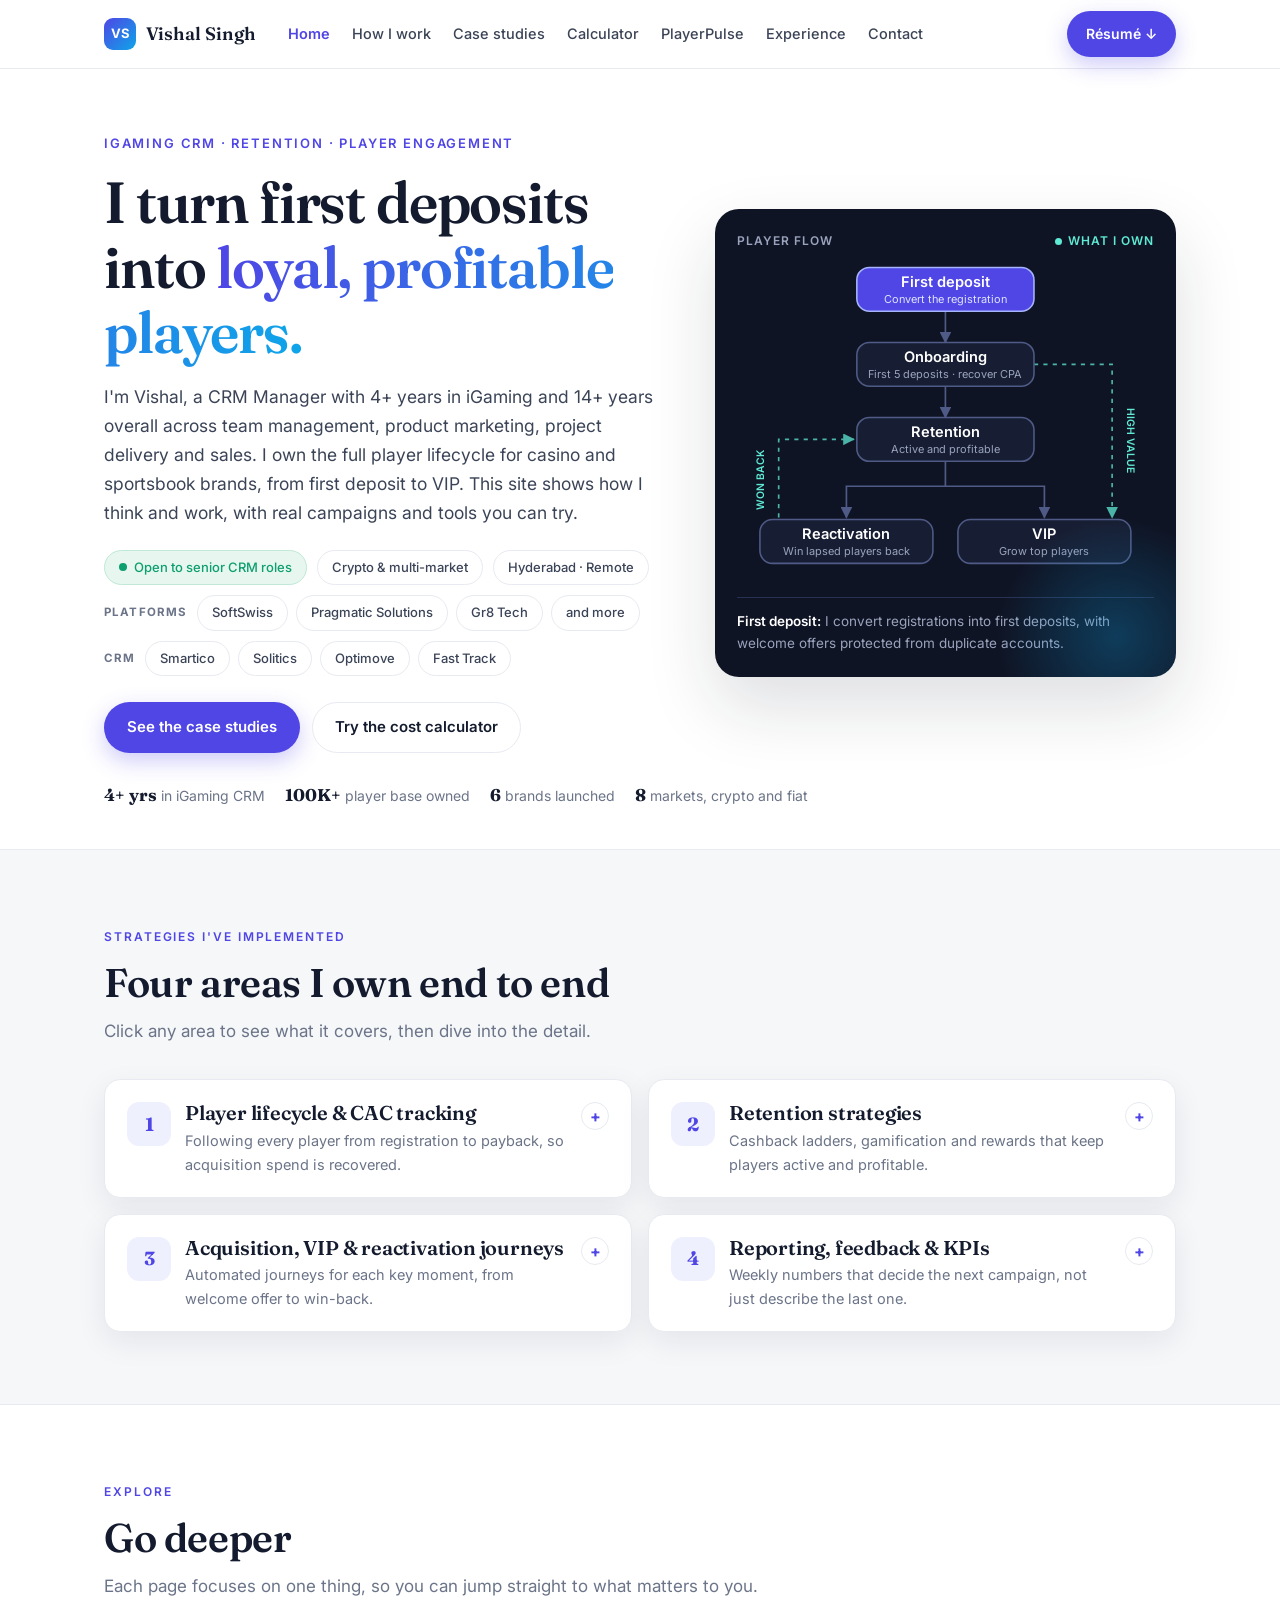
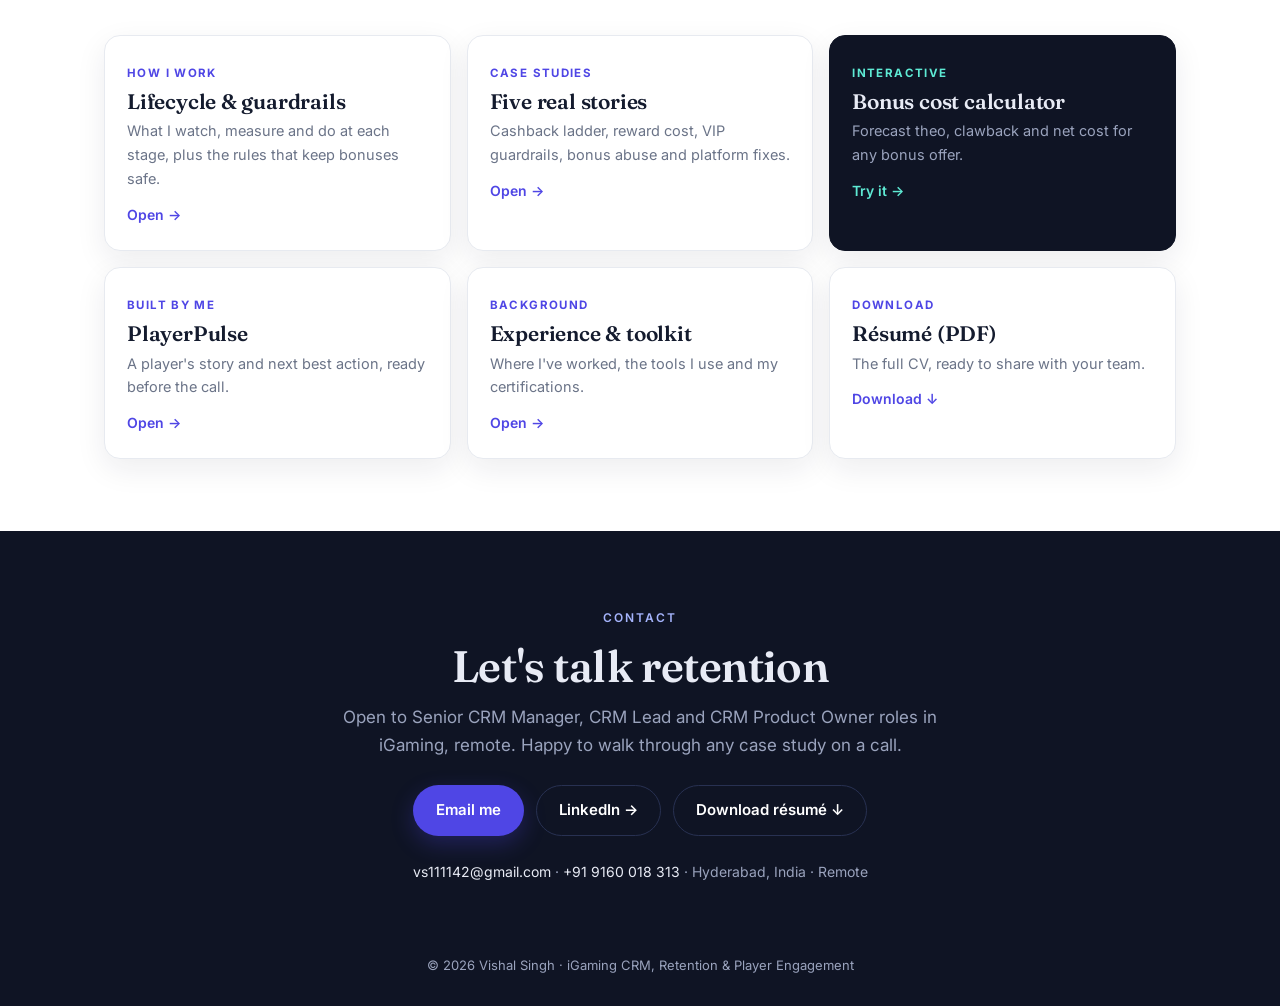
<file: index.html>
<!DOCTYPE html>
<html lang="en">
<head>
  <meta charset="UTF-8" />
  <meta name="viewport" content="width=device-width, initial-scale=1.0" />
  <title>Vishal Singh | iGaming CRM, Retention &amp; Player Engagement</title>
  <meta name="description" content="Vishal Singh, iGaming CRM Manager. Player lifecycle, retention strategy, VIP and reactivation journeys, with real case studies and tools you can try." />
  <link rel="canonical" href="https://aboutvishal.equibytetechnologies.com/" />
  <meta name="robots" content="index, follow" />
  <meta property="og:type" content="profile" />
  <meta property="og:title" content="Vishal Singh | iGaming CRM, Retention &amp; Player Engagement" />
  <meta property="og:description" content="Not just a CV. Interactive case studies, a live cashback cost calculator and the retention tool I built." />
  <meta property="og:url" content="https://aboutvishal.equibytetechnologies.com/" />
  <meta property="og:image" content="https://aboutvishal.equibytetechnologies.com/logo-mark-blue.png" />
  <meta name="twitter:card" content="summary" />
  <link rel="icon" type="image/png" href="logo-mark-blue.png" />
  <link rel="preconnect" href="https://fonts.googleapis.com" />
  <link rel="preconnect" href="https://fonts.gstatic.com" crossorigin />
  <link href="https://fonts.googleapis.com/css2?family=Fraunces:opsz,wght@9..144,500;9..144,600;9..144,700&family=Inter:wght@400;500;600;700&display=swap" rel="stylesheet" />
  <link rel="stylesheet" href="styles.css" />
</head>
<body id="top">

<header class="site-header">
  <div class="wrap nav">
    <a href="index.html" class="brand"><span class="dot">VS</span>Vishal Singh</a>
    <nav class="nav-links" aria-label="Main">
      <a href="index.html" class="active" aria-current="page">Home</a>
      <a href="how-i-work.html">How I work</a>
      <a href="case-studies.html">Case studies</a>
      <a href="calculator.html">Calculator</a>
      <a href="playerpulse.html">PlayerPulse</a>
      <a href="experience.html">Experience</a>
      <a href="index.html#contact">Contact</a>
    </nav>
    <a class="btn btn-primary nav-cta" href="Vishal-Singh-Resume.pdf" target="_blank" rel="noopener">Résumé ↓</a>
    <button class="menu-toggle" aria-label="Open menu" aria-expanded="false"><svg viewBox="0 0 24 24"><path d="M4 7h16M4 12h16M4 17h16"/></svg></button>
  </div>
</header>

<main>
<section class="hero">
  <div class="wrap">
    <div class="hero-grid">
      <div>
        <div class="kicker">iGaming CRM · Retention · Player Engagement</div>
        <h1>I turn first deposits into <em>loyal, profitable players.</em></h1>
        <p class="lead">I'm Vishal, a CRM Manager with 4+ years in iGaming and 14+ years overall across team management, product marketing, project delivery and sales. I own the full player lifecycle for casino and sportsbook brands, from first deposit to VIP. This site shows how I think and work, with real campaigns and tools you can try.</p>
        <div class="chips">
          <span class="chip otw">Open to senior CRM roles</span>
          <span class="chip">Crypto &amp; multi-market</span>
          <span class="chip">Hyderabad · Remote</span>
        </div>
        <div class="chip-group"><span class="gl">Platforms</span><span class="chip">SoftSwiss</span><span class="chip">Pragmatic Solutions</span><span class="chip">Gr8 Tech</span><span class="chip">and more</span></div>
        <div class="chip-group"><span class="gl">CRM</span><span class="chip">Smartico</span><span class="chip">Solitics</span><span class="chip">Optimove</span><span class="chip">Fast Track</span></div>
        <div class="hero-cta">
          <a class="btn btn-primary" href="case-studies.html">See the case studies</a>
          <a class="btn btn-ghost" href="calculator.html">Try the cost calculator</a>
        </div>
      </div>

      <div class="loop-card" aria-label="Animated player flow">
        <div class="loop-head"><span>Player flow</span><span class="live">What I own</span></div>
        <svg class="loop-svg" viewBox="0 0 400 322" role="img" aria-label="Player flow: First deposit, then Onboarding, then Retention, which splits into Reactivation and VIP. High-value players can go from Onboarding straight to VIP. Reactivated players return to Retention.">
          <defs>
            <marker id="ah" viewBox="0 0 10 10" refX="9" refY="5" markerWidth="7" markerHeight="7" orient="auto-start-reverse"><path d="M0,0 L10,5 L0,10 z" fill="#4f5b86"/></marker>
            <marker id="ahg" viewBox="0 0 10 10" refX="9" refY="5" markerWidth="7" markerHeight="7" orient="auto-start-reverse"><path d="M0,0 L10,5 L0,10 z" fill="#5eead4"/></marker>
          </defs>
          <path class="ln" d="M200,52 V82" marker-end="url(#ah)"/>
          <path class="ln" d="M200,124 V154" marker-end="url(#ah)"/>
          <path class="ln" d="M200,196 V220 H105 V250" marker-end="url(#ah)"/>
          <path class="ln" d="M200,220 H295 V250" marker-end="url(#ah)"/>
          <path class="ln dash" d="M285,103 H360 V250" marker-end="url(#ahg)"/>
          <text class="bl" x="374" y="176" transform="rotate(90 374 176)" text-anchor="middle">HIGH VALUE</text>
          <path class="ln dash" d="M40,250 V175 H112" marker-end="url(#ahg)"/>
          <text class="bl" x="26" y="214" transform="rotate(-90 26 214)" text-anchor="middle">WON BACK</text>
          <g class="nd" data-i="0"><rect x="115" y="10" width="170" height="42" rx="12"/><text class="t" x="200" y="29">First deposit</text><text class="s" x="200" y="44">Convert the registration</text></g>
          <g class="nd" data-i="1"><rect x="115" y="82" width="170" height="42" rx="12"/><text class="t" x="200" y="101">Onboarding</text><text class="s" x="200" y="116">First 5 deposits · recover CPA</text></g>
          <g class="nd" data-i="2"><rect x="115" y="154" width="170" height="42" rx="12"/><text class="t" x="200" y="173">Retention</text><text class="s" x="200" y="188">Active and profitable</text></g>
          <g class="nd" data-i="3"><rect x="22" y="252" width="166" height="42" rx="12"/><text class="t" x="105" y="271">Reactivation</text><text class="s" x="105" y="286">Win lapsed players back</text></g>
          <g class="nd" data-i="4"><rect x="212" y="252" width="166" height="42" rx="12"/><text class="t" x="295" y="271">VIP</text><text class="s" x="295" y="286">Grow top players</text></g>
        </svg>
        <div class="loop-caption" id="loopCaption"></div>
      </div>
    </div>

    <div class="facts-line"><span><b>4+ yrs</b>in iGaming CRM</span><span><b>100K+</b>player base owned</span><span><b>6</b>brands launched</span><span><b>8</b>markets, crypto and fiat</span></div>
  </div>
  </div>
</section>

<section class="section alt" id="strategies">
  <div class="wrap">
    <div class="shead">
      <span class="eyebrow">Strategies I've implemented</span>
      <h2>Four areas I own end to end</h2>
      <p>Click any area to see what it covers, then dive into the detail.</p>
    </div>
    <div class="strats">
      <details class="strat">
        <summary><span class="num">1</span><div><h3>Player lifecycle &amp; CAC tracking</h3><p class="sum">Following every player from registration to payback, so acquisition spend is recovered.</p></div><span class="tog">+</span></summary>
        <div class="body"><ul>
          <li>Mapped the full flow: first deposit, onboarding, retention, reactivation and VIP.</li>
          <li>Tracked how many deposits it takes each player to pay back their acquisition cost.</li>
          <li>Spotted high-value players early and moved them straight into VIP care.</li>
        </ul><a class="go" href="how-i-work.html">See how I run each stage →</a></div>
      </details>
      <details class="strat">
        <summary><span class="num">2</span><div><h3>Retention strategies</h3><p class="sum">Cashback ladders, gamification and rewards that keep players active and profitable.</p></div><span class="tog">+</span></summary>
        <div class="body"><ul>
          <li>Designed weekly cashback and a 5-day cashback ladder, tested against a holdout group.</li>
          <li>Built gamification: missions, wheels, scratch cards and leaderboards.</li>
          <li>Ran rewards and a loyalty store, with clear guardrails on every bonus.</li>
        </ul><a class="go" href="case-studies.html#c1">Read the cashback ladder case →</a></div>
      </details>
      <details class="strat">
        <summary><span class="num">3</span><div><h3>Acquisition, VIP &amp; reactivation journeys</h3><p class="sum">Automated journeys for each key moment, from welcome offer to win-back.</p></div><span class="tog">+</span></summary>
        <div class="body"><ul>
          <li>Automated lifecycle onboarding, with welcome offers protected from duplicate accounts.</li>
          <li>VIP journeys with account managers, backed by rules on manual awards.</li>
          <li>Reactivation offers timed to each player's normal rhythm.</li>
        </ul><a class="go" href="case-studies.html#c3">Read the VIP guardrail case →</a></div>
      </details>
      <details class="strat">
        <summary><span class="num">4</span><div><h3>Reporting, feedback &amp; KPIs</h3><p class="sum">Weekly numbers that decide the next campaign, not just describe the last one.</p></div><span class="tog">+</span></summary>
        <div class="body"><ul>
          <li>Weekly KPI reporting: NGR per player, reward cost % of GGR, retention and reactivation.</li>
          <li>A/B and holdout results fed straight back into offers and triggers.</li>
          <li>Loopholes fed back to Product, turned into permanent platform rules.</li>
        </ul><a class="go" href="case-studies.html#c2">Read the reward cost case →</a></div>
      </details>
    </div>
  </div>
</section>

<section class="section" id="explore">
  <div class="wrap">
    <div class="shead"><span class="eyebrow">Explore</span><h2>Go deeper</h2><p>Each page focuses on one thing, so you can jump straight to what matters to you.</p></div>
    <div class="explore">
      <a class="ex" href="how-i-work.html"><span class="k">How I work</span><h3>Lifecycle &amp; guardrails</h3><p>What I watch, measure and do at each stage, plus the rules that keep bonuses safe.</p><span class="arr">Open →</span></a>
      <a class="ex" href="case-studies.html"><span class="k">Case studies</span><h3>Five real stories</h3><p>Cashback ladder, reward cost, VIP guardrails, bonus abuse and platform fixes.</p><span class="arr">Open →</span></a>
      <a class="ex feat" href="calculator.html"><span class="k">Interactive</span><h3>Bonus cost calculator</h3><p>Forecast theo, clawback and net cost for any bonus offer.</p><span class="arr">Try it →</span></a>
      <a class="ex" href="playerpulse.html"><span class="k">Built by me</span><h3>PlayerPulse</h3><p>A player's story and next best action, ready before the call.</p><span class="arr">Open →</span></a>
      <a class="ex" href="experience.html"><span class="k">Background</span><h3>Experience &amp; toolkit</h3><p>Where I've worked, the tools I use and my certifications.</p><span class="arr">Open →</span></a>
      <a class="ex" href="Vishal-Singh-Resume.pdf" target="_blank" rel="noopener"><span class="k">Download</span><h3>Résumé (PDF)</h3><p>The full CV, ready to share with your team.</p><span class="arr">Download ↓</span></a>
    </div>
  </div>
</section>

<section class="section dark contact" id="contact">
  <div class="wrap">
    <span class="eyebrow">Contact</span>
    <h2>Let's talk retention</h2>
    <p>Open to Senior CRM Manager, CRM Lead and CRM Product Owner roles in iGaming, remote. Happy to walk through any case study on a call.</p>
    <div class="hero-cta">
      <a class="btn btn-primary" href="mailto:vs111142@gmail.com?subject=CRM%20role%20for%20Vishal%20Singh">Email me</a>
      <a class="btn btn-ghost" href="https://www.linkedin.com/in/ig-vishal-singh/" target="_blank" rel="noopener">LinkedIn →</a>
      <a class="btn btn-ghost" href="Vishal-Singh-Resume.pdf" target="_blank" rel="noopener">Download résumé ↓</a>
    </div>
    <div class="meta"><a href="mailto:vs111142@gmail.com">vs111142@gmail.com</a> · <a href="tel:+919160018313">+91 9160 018 313</a> · Hyderabad, India · Remote</div>
  </div>
</section>
</main>
<footer>© 2026 Vishal Singh · iGaming CRM, Retention &amp; Player Engagement</footer>
<script src="site.js"></script>
</body>
</html>
</file>
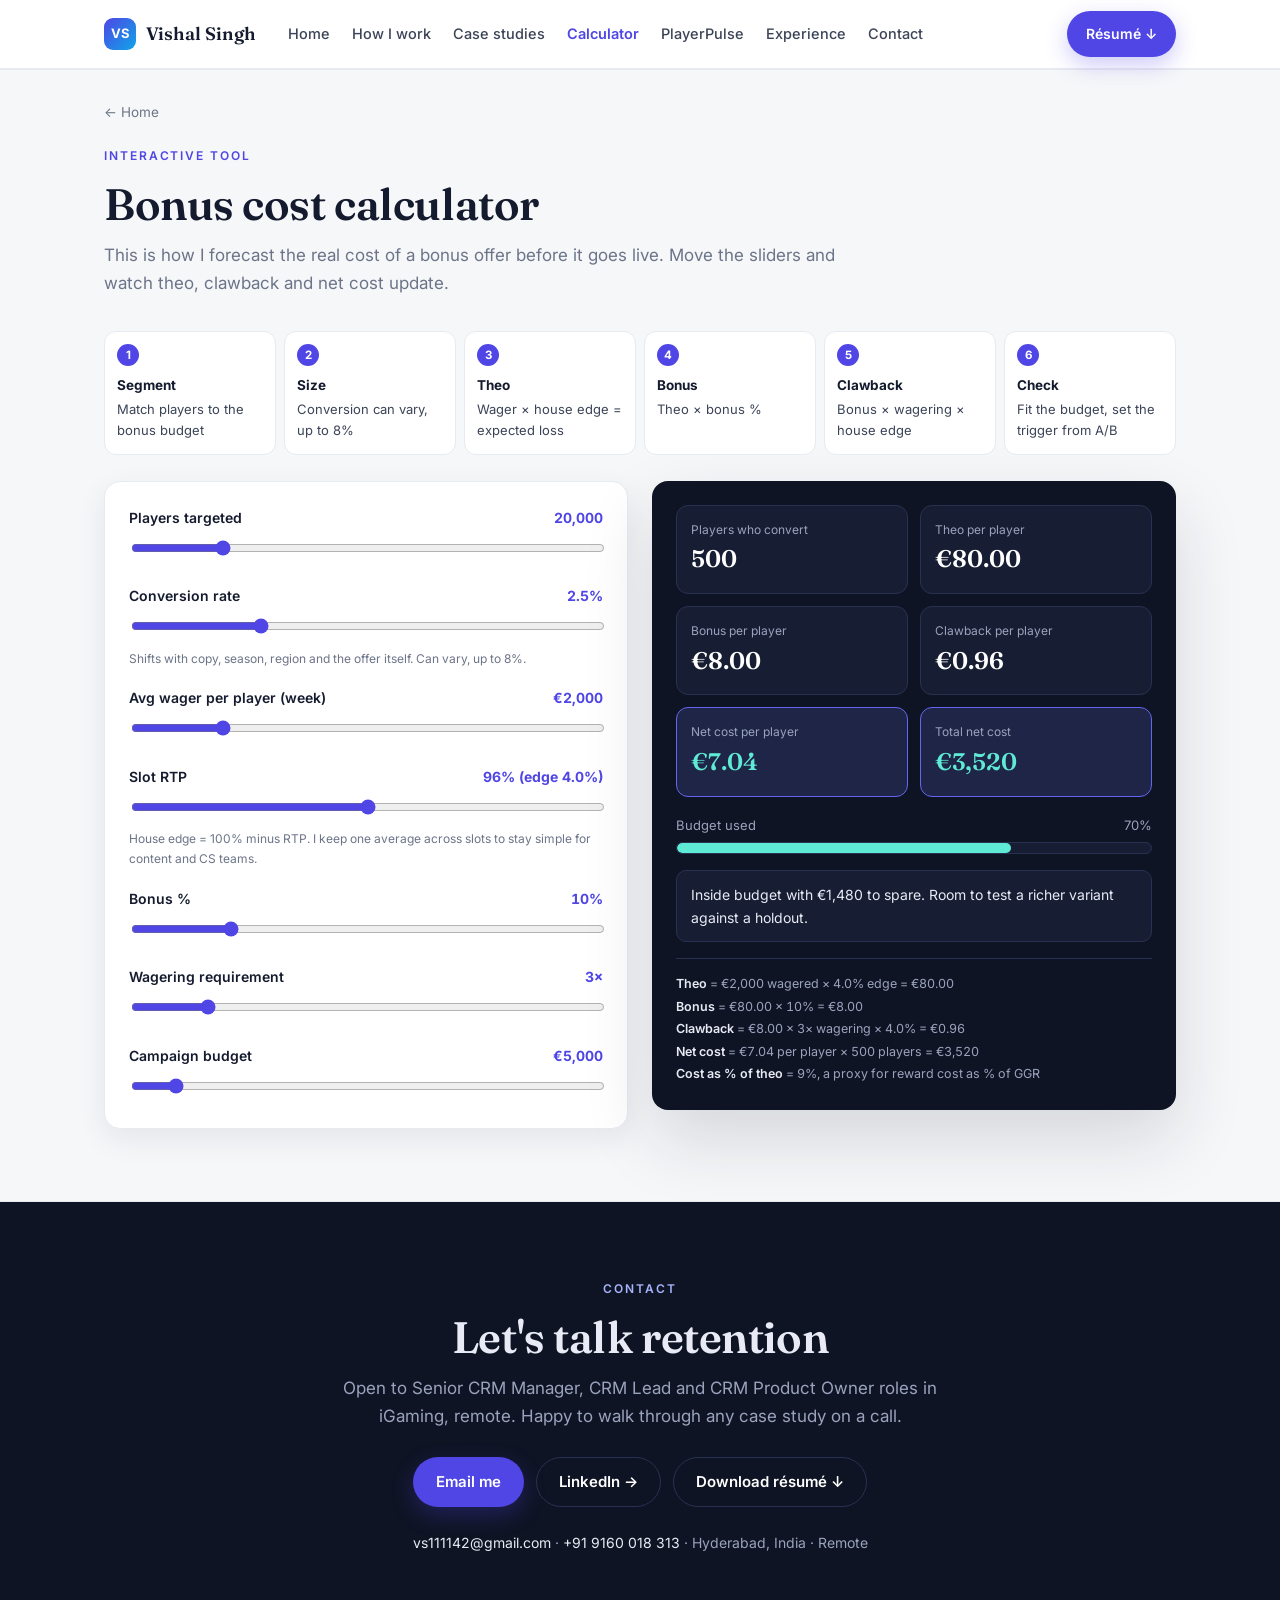
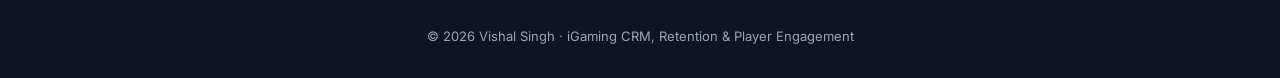
<file: calculator.html>
<!DOCTYPE html>
<html lang="en">
<head>
  <meta charset="UTF-8" />
  <meta name="viewport" content="width=device-width, initial-scale=1.0" />
  <title>Bonus cost calculator | Vishal Singh</title>
  <meta name="description" content="Forecast the true cost of a bonus offer using theo, house edge and wagering requirements." />
  <link rel="canonical" href="https://aboutvishal.equibytetechnologies.com/calculator.html" />
  <meta name="robots" content="index, follow" />
  <meta property="og:type" content="profile" />
  <meta property="og:title" content="Vishal Singh | iGaming CRM, Retention &amp; Player Engagement" />
  <meta property="og:description" content="Not just a CV. Interactive case studies, a live bonus cost calculator and the retention tool I built." />
  <meta property="og:url" content="https://aboutvishal.equibytetechnologies.com/" />
  <meta property="og:image" content="https://aboutvishal.equibytetechnologies.com/logo-mark-blue.png" />
  <meta name="twitter:card" content="summary" />
  <link rel="icon" type="image/png" href="logo-mark-blue.png" />
  <link rel="preconnect" href="https://fonts.googleapis.com" />
  <link rel="preconnect" href="https://fonts.gstatic.com" crossorigin />
  <link href="https://fonts.googleapis.com/css2?family=Fraunces:opsz,wght@9..144,500;9..144,600;9..144,700&family=Inter:wght@400;500;600;700&display=swap" rel="stylesheet" />
  <link rel="stylesheet" href="styles.css" />
</head>
<body id="top">

<header class="site-header">
  <div class="wrap nav">
    <a href="index.html" class="brand"><span class="dot">VS</span>Vishal Singh</a>
    <nav class="nav-links" aria-label="Main">
      <a href="index.html">Home</a>
      <a href="how-i-work.html">How I work</a>
      <a href="case-studies.html">Case studies</a>
      <a href="calculator.html" class="active" aria-current="page">Calculator</a>
      <a href="playerpulse.html">PlayerPulse</a>
      <a href="experience.html">Experience</a>
      <a href="index.html#contact">Contact</a>
    </nav>
    <a class="btn btn-primary nav-cta" href="Vishal-Singh-Resume.pdf" target="_blank" rel="noopener">Résumé ↓</a>
    <button class="menu-toggle" aria-label="Open menu" aria-expanded="false"><svg viewBox="0 0 24 24"><path d="M4 7h16M4 12h16M4 17h16"/></svg></button>
  </div>
</header>

<main>
<section class="section page-top alt" id="calculator">
  <div class="wrap">
    <a class="crumb" href="index.html">← Home</a>
    <div class="shead">
      <span class="eyebrow">Interactive tool</span>
      <h1 style="font-size:clamp(30px,4.4vw,44px);margin-bottom:12px">Bonus cost calculator</h1>
      <p>This is how I forecast the real cost of a bonus offer before it goes live. Move the sliders and watch theo, clawback and net cost update.</p>
    </div>
    <div class="calc-steps">
      <div class="cstep"><b>Segment</b>Match players to the bonus budget</div>
      <div class="cstep"><b>Size</b>Conversion can vary, up to 8%</div>
      <div class="cstep"><b>Theo</b>Wager × house edge = expected loss</div>
      <div class="cstep"><b>Bonus</b>Theo × bonus %</div>
      <div class="cstep"><b>Clawback</b>Bonus × wagering × house edge</div>
      <div class="cstep"><b>Check</b>Fit the budget, set the trigger from A/B</div>
    </div>
    <div class="calc">
      <div class="inputs" id="calcInputs">
        <div class="field"><div class="top"><label for="i_players">Players targeted</label><span class="val" id="o_players"></span></div><input type="range" id="i_players" min="2000" max="100000" step="1000" value="20000"></div>
        <div class="field"><div class="top"><label for="i_conv">Conversion rate</label><span class="val" id="o_conv"></span></div><input type="range" id="i_conv" min="0.5" max="8" step="0.5" value="2.5"><div class="help">Shifts with copy, season, region and the offer itself. Can vary, up to 8%.</div></div>
        <div class="field"><div class="top"><label for="i_wager">Avg wager per player (week)</label><span class="val" id="o_wager"></span></div><input type="range" id="i_wager" min="200" max="10000" step="100" value="2000"></div>
        <div class="field"><div class="top"><label for="i_rtp">Slot RTP</label><span class="val" id="o_rtp"></span></div><input type="range" id="i_rtp" min="94" max="98" step="0.5" value="96"><div class="help">House edge = 100% minus RTP. I keep one average across slots to stay simple for content and CS teams.</div></div>
        <div class="field"><div class="top"><label for="i_cb">Bonus %</label><span class="val" id="o_cb"></span></div><input type="range" id="i_cb" min="5" max="30" step="1" value="10"></div>
        <div class="field"><div class="top"><label for="i_wr">Wagering requirement</label><span class="val" id="o_wr"></span></div><input type="range" id="i_wr" min="0" max="20" step="1" value="3"></div>
        <div class="field"><div class="top"><label for="i_budget">Campaign budget</label><span class="val" id="o_budget"></span></div><input type="range" id="i_budget" min="1000" max="50000" step="500" value="5000"></div>
      </div>
      <div class="outputs" aria-live="polite">
        <div class="out-grid">
          <div class="out"><div class="l">Players who convert</div><div class="v" id="r_conv"></div></div>
          <div class="out"><div class="l">Theo per player</div><div class="v" id="r_theo"></div></div>
          <div class="out"><div class="l">Bonus per player</div><div class="v" id="r_cb"></div></div>
          <div class="out"><div class="l">Clawback per player</div><div class="v" id="r_claw"></div></div>
          <div class="out hl"><div class="l">Net cost per player</div><div class="v" id="r_net"></div></div>
          <div class="out hl"><div class="l">Total net cost</div><div class="v" id="r_total"></div></div>
        </div>
        <div class="budget"><div class="bt"><span>Budget used</span><span id="r_pct"></span></div><div class="track"><div class="fill" id="r_bar"></div></div></div>
        <div class="verdict" id="r_verdict"></div>
        <div class="math" id="r_math"></div>
      </div>
    </div>
  </div>
</section>

<section class="section dark contact" id="contact">
  <div class="wrap">
    <span class="eyebrow">Contact</span>
    <h2>Let's talk retention</h2>
    <p>Open to Senior CRM Manager, CRM Lead and CRM Product Owner roles in iGaming, remote. Happy to walk through any case study on a call.</p>
    <div class="hero-cta">
      <a class="btn btn-primary" href="mailto:vs111142@gmail.com?subject=CRM%20role%20for%20Vishal%20Singh">Email me</a>
      <a class="btn btn-ghost" href="https://www.linkedin.com/in/ig-vishal-singh/" target="_blank" rel="noopener">LinkedIn →</a>
      <a class="btn btn-ghost" href="Vishal-Singh-Resume.pdf" target="_blank" rel="noopener">Download résumé ↓</a>
    </div>
    <div class="meta"><a href="mailto:vs111142@gmail.com">vs111142@gmail.com</a> · <a href="tel:+919160018313">+91 9160 018 313</a> · Hyderabad, India · Remote</div>
  </div>
</section>
</main>
<footer>© 2026 Vishal Singh · iGaming CRM, Retention &amp; Player Engagement</footer>
<script src="site.js"></script>
</body>
</html>
</file>
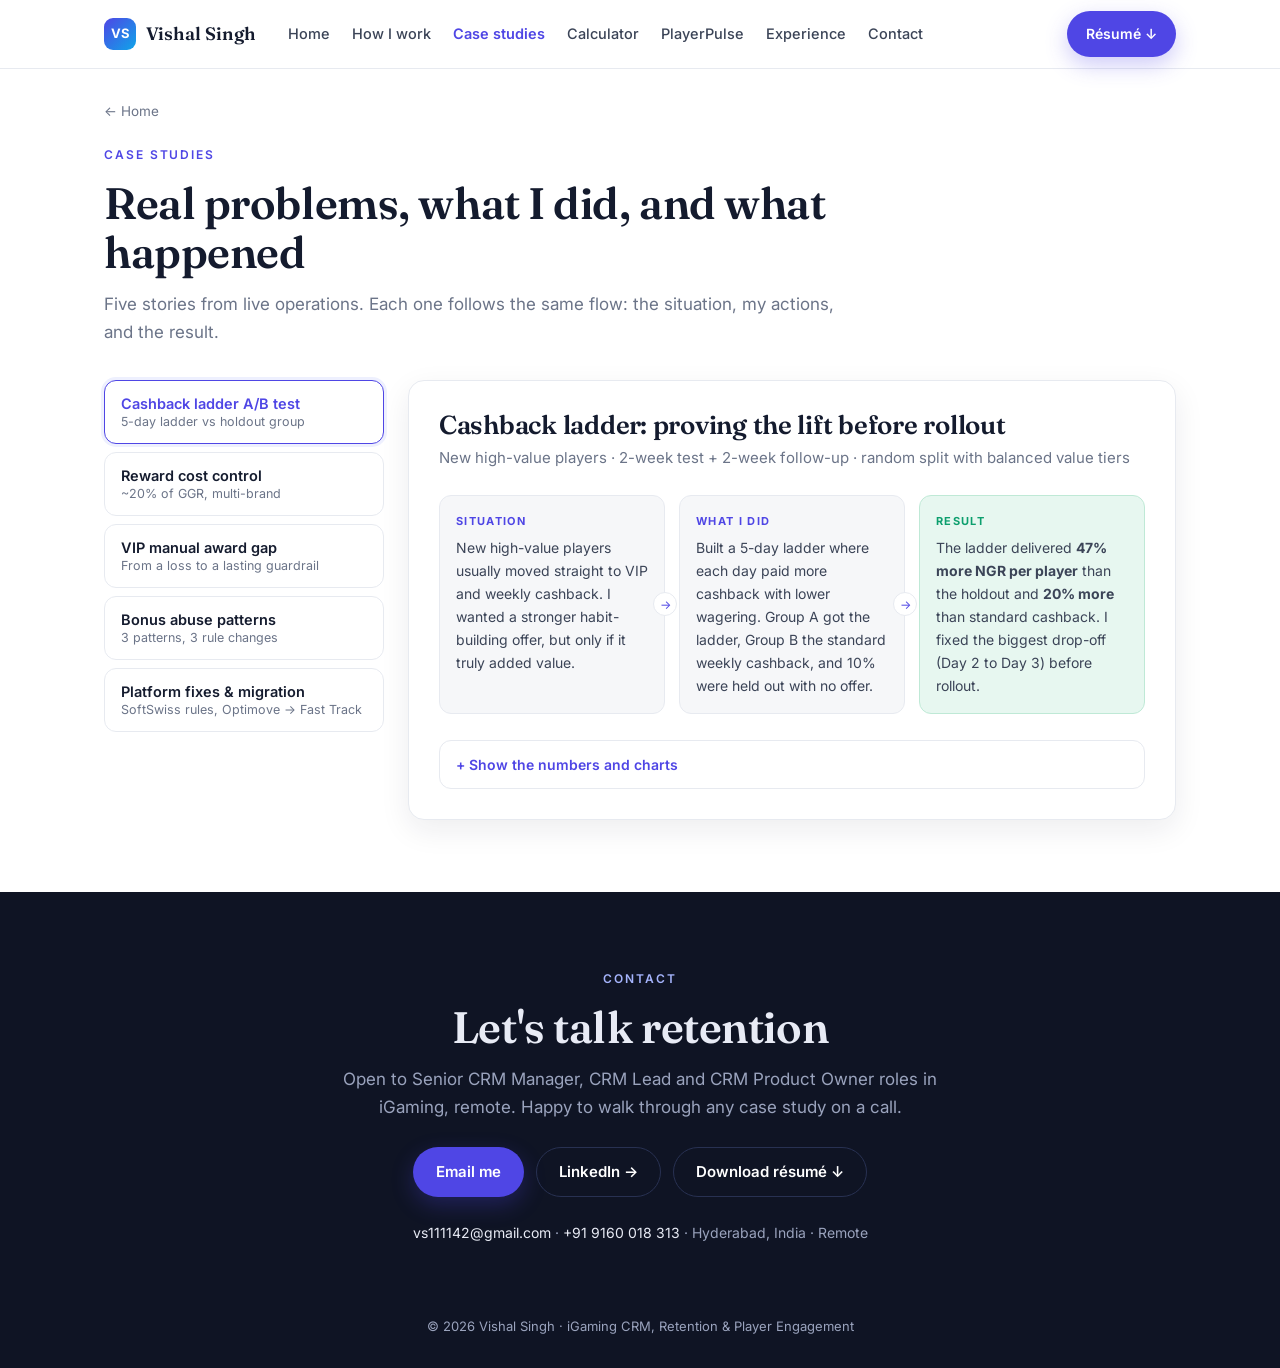
<file: case-studies.html>
<!DOCTYPE html>
<html lang="en">
<head>
  <meta charset="UTF-8" />
  <meta name="viewport" content="width=device-width, initial-scale=1.0" />
  <title>Case studies | Vishal Singh, iGaming CRM</title>
  <meta name="description" content="Five iGaming CRM case studies: cashback ladder test, reward cost control, VIP guardrails, bonus abuse and platform fixes." />
  <link rel="canonical" href="https://aboutvishal.equibytetechnologies.com/case-studies.html" />
  <meta name="robots" content="index, follow" />
  <meta property="og:type" content="profile" />
  <meta property="og:title" content="Vishal Singh | iGaming CRM, Retention &amp; Player Engagement" />
  <meta property="og:description" content="Not just a CV. Interactive case studies, a live cashback cost calculator and the retention tool I built." />
  <meta property="og:url" content="https://aboutvishal.equibytetechnologies.com/" />
  <meta property="og:image" content="https://aboutvishal.equibytetechnologies.com/logo-mark-blue.png" />
  <meta name="twitter:card" content="summary" />
  <link rel="icon" type="image/png" href="logo-mark-blue.png" />
  <link rel="preconnect" href="https://fonts.googleapis.com" />
  <link rel="preconnect" href="https://fonts.gstatic.com" crossorigin />
  <link href="https://fonts.googleapis.com/css2?family=Fraunces:opsz,wght@9..144,500;9..144,600;9..144,700&family=Inter:wght@400;500;600;700&display=swap" rel="stylesheet" />
  <link rel="stylesheet" href="styles.css" />
</head>
<body id="top">

<header class="site-header">
  <div class="wrap nav">
    <a href="index.html" class="brand"><span class="dot">VS</span>Vishal Singh</a>
    <nav class="nav-links" aria-label="Main">
      <a href="index.html">Home</a>
      <a href="how-i-work.html">How I work</a>
      <a href="case-studies.html" class="active" aria-current="page">Case studies</a>
      <a href="calculator.html">Calculator</a>
      <a href="playerpulse.html">PlayerPulse</a>
      <a href="experience.html">Experience</a>
      <a href="index.html#contact">Contact</a>
    </nav>
    <a class="btn btn-primary nav-cta" href="Vishal-Singh-Resume.pdf" target="_blank" rel="noopener">Résumé ↓</a>
    <button class="menu-toggle" aria-label="Open menu" aria-expanded="false"><svg viewBox="0 0 24 24"><path d="M4 7h16M4 12h16M4 17h16"/></svg></button>
  </div>
</header>

<main>
<section class="section page-top" id="cases">
  <div class="wrap">
    <a class="crumb" href="index.html">← Home</a>
    <div class="shead">
      <span class="eyebrow">Case studies</span>
      <h1 style="font-size:clamp(30px,4.4vw,44px);margin-bottom:12px">Real problems, what I did, and what happened</h1>
      <p>Five stories from live operations. Each one follows the same flow: the situation, my actions, and the result.</p>
    </div>
    <div class="cases">
      <div class="case-tabs" role="tablist" aria-label="Case studies">
        <button class="case-tab" role="tab" aria-selected="true" data-case="c1"><span class="ct">Cashback ladder A/B test</span><span class="cm">5-day ladder vs holdout group</span></button>
        <button class="case-tab" role="tab" aria-selected="false" data-case="c2"><span class="ct">Reward cost control</span><span class="cm">~20% of GGR, multi-brand</span></button>
        <button class="case-tab" role="tab" aria-selected="false" data-case="c3"><span class="ct">VIP manual award gap</span><span class="cm">From a loss to a lasting guardrail</span></button>
        <button class="case-tab" role="tab" aria-selected="false" data-case="c4"><span class="ct">Bonus abuse patterns</span><span class="cm">3 patterns, 3 rule changes</span></button>
        <button class="case-tab" role="tab" aria-selected="false" data-case="c5"><span class="ct">Platform fixes &amp; migration</span><span class="cm">SoftSwiss rules, Optimove → Fast Track</span></button>
      </div>

      <div>
        <!-- C1 -->
        <article class="case on" id="c1" role="tabpanel">
          <h3>Cashback ladder: proving the lift before rollout</h3>
          <p class="sub">New high-value players · 2-week test + 2-week follow-up · random split with balanced value tiers</p>
          <div class="flow">
            <div class="flow-step"><div class="lab">Situation</div><p>New high-value players usually moved straight to VIP and weekly cashback. I wanted a stronger habit-building offer, but only if it truly added value.</p></div>
            <div class="flow-step"><div class="lab">What I did</div><p>Built a 5-day ladder where each day paid more cashback with lower wagering. Group A got the ladder, Group B the standard weekly cashback, and 10% were held out with no offer.</p></div>
            <div class="flow-step result"><div class="lab">Result</div><p>The ladder delivered <b>47% more NGR per player</b> than the holdout and <b>20% more</b> than standard cashback. I fixed the biggest drop-off (Day 2 to Day 3) before rollout.</p></div>
          </div>
          <details class="more"><summary>Show the numbers and charts</summary><div class="in">
          <div class="viz-grid">
            <div class="viz-box">
              <div class="viz-title">NGR per player (holdout = 100)</div>
              <div class="hbar"><span>Holdout (10%)</span><div class="track"><div class="fill" data-w="68"></div></div><span class="v">100</span></div>
              <div class="hbar"><span>Weekly cashback</span><div class="track"><div class="fill b" data-w="83"></div></div><span class="v">123</span></div>
              <div class="hbar"><span>Cashback ladder</span><div class="track"><div class="fill a" data-w="100"></div></div><span class="v">147</span></div>
              <p class="viz-note">Indexed to the holdout. The ladder was 47% above holdout and 20% above weekly cashback.</p>
            </div>
            <div class="viz-box">
              <div class="viz-title">How the ladder works</div>
              <div class="ladder" aria-label="Cashback rises and wagering falls each day">
                <div class="rung"><div class="bar" style="height:28%"></div><div class="cap">Day 1</div></div>
                <div class="rung"><div class="bar" style="height:44%"></div><div class="cap">Day 2</div></div>
                <div class="rung drop"><div class="bar" style="height:60%"></div><div class="cap">Day 3<br>fixed</div></div>
                <div class="rung"><div class="bar" style="height:78%"></div><div class="cap">Day 4</div></div>
                <div class="rung"><div class="bar" style="height:96%"></div><div class="cap">Day 5</div></div>
              </div>
              <div class="legend-row"><span><i style="background:var(--accent)"></i>Cashback % rises, wagering falls</span><span><i style="background:transparent;outline:2px dashed var(--warn)"></i>Biggest drop-off, re-tuned</span></div>
            </div>
          </div>
          <div class="viz-box" style="margin-top:18px">
            <div class="viz-title">Final rollout: the ladder is a booster, not a habit</div>
            <div class="month">
              <div class="wk">Week 1<small>Weekly cashback</small></div>
              <div class="wk">Week 2<small>Weekly cashback</small></div>
              <div class="wk">Week 3<small>Weekly cashback</small></div>
              <div class="wk lad">Week 4<small>Cashback ladder</small></div>
            </div>
            <p class="viz-note">Running the ladder every week would push bonus cost too high and train players to expect it. One ladder week a month kept the impact and controlled the cost.</p>
          </div>
                  </div></details>
        </article>

        <!-- C2 -->
        <article class="case" id="c2" role="tabpanel">
          <h3>Reward cost: keeping bonuses profitable across brands</h3>
          <p class="sub">Multi-brand operator · DACH, wider Europe, AU and NZ · ~100K players on the example brand</p>
          <div class="flow">
            <div class="flow-step"><div class="lab">Situation</div><p>Each brand had a different stage and acquisition push, so one fixed bonus budget didn't fit. Targets were set monthly per brand, between 10% and 25% of GGR.</p></div>
            <div class="flow-step"><div class="lab">What I did</div><p>Reviewed cost against budget every week and pulled three levers: wagering, offer value and target segment. In festive peaks, I checked each promo's first day the next morning.</p></div>
            <div class="flow-step result"><div class="lab">Result</div><p>On the example brand, reward cost held at <b>~20% of a ~€4M monthly GGR</b>, with every bonus type tracked separately.</p></div>
          </div>
          <details class="more"><summary>Show the numbers and charts</summary><div class="in">
          <div class="viz-grid">
            <div class="viz-box">
              <div class="viz-title">Where the example brand sat in the target range</div>
              <div class="gauge">
                <div class="scale"><div class="band" style="left:25%;width:37.5%"></div><div class="pin" style="left:50%"></div></div>
                <div class="ticks"><span>0%</span><span>10%</span><span>20%</span><span>30%</span><span>40%</span></div>
              </div>
              <p class="viz-note">Box = group range (10 to 25% of GGR). Line = example brand at ~20%.</p>
              <div class="viz-title" style="margin-top:18px">Monthly reward cost by bonus type</div>
              <div class="split">
                <div style="width:20%;background:#4f46e5">20%</div>
                <div style="width:35%;background:#0ea5e9">35%</div>
                <div style="width:15%;background:#14b8a6">15%</div>
                <div style="width:30%;background:#94a3b8">30%</div>
              </div>
              <div class="split-legend">
                <span><i style="background:#4f46e5"></i>VIP cashback</span>
                <span><i style="background:#0ea5e9"></i>Deposit bonuses (incl. welcome)</span>
                <span><i style="background:#14b8a6"></i>Free spins</span>
                <span><i style="background:#94a3b8"></i>Leaderboards, milestones, loyalty</span>
              </div>
            </div>
            <div class="viz-box">
              <div class="viz-title">The levers I pull when cost runs ahead</div>
              <div class="levers">
                <div class="lever"><span class="ic">1</span><div><b>Wagering.</b> A higher wagering requirement raises clawback, so the net cost per bonus drops.</div></div>
                <div class="lever"><span class="ic">2</span><div><b>Offer value.</b> Lower the %, the cap or the number of free spins on the offers that convert weakly.</div></div>
                <div class="lever"><span class="ic">3</span><div><b>Target segment.</b> Tighten who gets the offer, so budget goes to players with real value, not bonus hunters.</div></div>
                <div class="lever"><span class="ic">4</span><div><b>Timing.</b> Weekly reviews as standard, next-morning checks on day-one results during festive peaks.</div></div>
              </div>
            </div>
          </div>
                  </div></details>
        </article>

        <!-- C3 -->
        <article class="case" id="c3" role="tabpanel">
          <h3>VIP manual award: closing a control gap</h3>
          <p class="sub">High-value reactivation campaign · VIP team · out-of-policy payout</p>
          <div class="flow">
            <div class="flow-step"><div class="lab">Situation</div><p>A lapsed VIP reactivated through our campaign, then asked his VIP manager for the weekly VIP cashback. The system blocked it, but the manager awarded it manually with very low wagering. He won and cashed out, so player NGR went negative.</p></div>
            <div class="flow-step"><div class="lab">What I did</div><p>Caught it in the campaign review and traced the root cause: manual awards could bypass system rules. I set up eligibility segments for the VIP team, so manual awards could only go to eligible players.</p></div>
            <div class="flow-step result"><div class="lab">Result</div><p>The same mistake <b>can no longer happen</b>. One costly exception turned into a permanent guardrail, without slowing the VIP team down.</p></div>
          </div>
          <details class="more"><summary>Show the detail</summary><div class="in">
          <div class="viz-box">
            <div class="viz-title">Before and after</div>
            <div class="chain" style="margin-bottom:12px">
              <span class="node-pill">VIP reactivates</span><span class="arrow">→</span>
              <span class="node-pill">Asks for cashback</span><span class="arrow">→</span>
              <span class="node-pill bad">Manual award bypasses rules</span><span class="arrow">→</span>
              <span class="node-pill bad">Negative NGR</span>
            </div>
            <div class="chain">
              <span class="node-pill">VIP reactivates</span><span class="arrow">→</span>
              <span class="node-pill">Asks for cashback</span><span class="arrow">→</span>
              <span class="node-pill good">Eligibility segment checks</span><span class="arrow">→</span>
              <span class="node-pill good">Only eligible players get awards</span>
            </div>
          </div>
                  </div></details>
        </article>

        <!-- C4 -->
        <article class="case" id="c4" role="tabpanel">
          <h3>Bonus abuse: three patterns and the rules that stopped them</h3>
          <p class="sub">Casino and sportsbook brands · acquisition, early life and ongoing promos</p>
          <div class="flow">
            <div class="flow-step"><div class="lab">Situation</div><p>Generous offers attract players who play the bonus, not the games. Left alone, they drain the budget meant for real players.</p></div>
            <div class="flow-step"><div class="lab">What I did</div><p>Defined a clear signal for each pattern, then changed the rules: new segments, account linking rules and wagering limits.</p></div>
            <div class="flow-step result"><div class="lab">Result</div><p>Abusers were either <b>blocked or moved into lower-value offers</b>, protecting the budget for genuine players.</p></div>
          </div>
          <details class="more"><summary>Show the detail</summary><div class="in">
          <div class="abuse">
            <div class="abuse-card"><h4>Bonus hunters</h4>
              <div class="row"><b>Signal</b>Deposit only when a campaign lands, and bonuses worth 60%+ of their total deposits.</div>
              <div class="row fix"><b>Rule change</b>Their own segment with lower-value, higher-wagering offers. Real-money-linked bonuses blocked quick cashouts.</div></div>
            <div class="abuse-card"><h4>Duplicate accounts</h4>
              <div class="row"><b>Signal</b>More than 3 accounts linked to the same device or IP, mostly around welcome and early-life bonuses.</div>
              <div class="row fix"><b>Rule change</b>Early-life bonus journey blocked for linked accounts.</div></div>
            <div class="abuse-card"><h4>Fast wagering</h4>
              <div class="row"><b>Signal</b>Very high bets on live casino and roulette to clear wagering quickly.</div>
              <div class="row fix"><b>Rule change</b>Max bet during wagering capped at €5.</div></div>
          </div>
                  </div></details>
        </article>

        <!-- C5 -->
        <article class="case" id="c5" role="tabpanel">
          <h3>Platform fixes: from manual workarounds to built-in rules</h3>
          <p class="sub">Working with Product, Risk and platform vendors</p>
          <div class="flow">
            <div class="flow-step"><div class="lab">Situation</div><p>Some bonus limits were set by hand for every bonus, and loopholes kept appearing. Manual work meant slow setups and human errors.</p></div>
            <div class="flow-step"><div class="lab">What I did</div><p>Fed each loophole back to Product and the platform team, and pushed for permanent fixes instead of workarounds. I also defined the data set for our CRM migration.</p></div>
            <div class="flow-step result"><div class="lab">Result</div><p>Faster setups, <b>fewer manual errors</b>, and new rules that protect every future campaign by default.</p></div>
          </div>
          <details class="more"><summary>Show the detail</summary><div class="in">
          <div class="abuse">
            <div class="abuse-card"><h4>Max cashout as a rule</h4>
              <div class="row">At our request, SoftSwiss built max cashout as an automatic multiplier rule instead of a manual entry per bonus.</div></div>
            <div class="abuse-card"><h4>No-deposit bonus limit</h4>
              <div class="row">A blanket rule: no player can receive more than 5 no-deposit bonuses within 10 minutes.</div></div>
            <div class="abuse-card"><h4>Optimove → Fast Track</h4>
              <div class="row">I defined the player fields, segments and campaign history to carry over, and worked with a data colleague to pull and move it.</div></div>
          </div>
                  </div></details>
        </article>
      </div>
    </div>
  </div>
</section>

<section class="section dark contact" id="contact">
  <div class="wrap">
    <span class="eyebrow">Contact</span>
    <h2>Let's talk retention</h2>
    <p>Open to Senior CRM Manager, CRM Lead and CRM Product Owner roles in iGaming, remote. Happy to walk through any case study on a call.</p>
    <div class="hero-cta">
      <a class="btn btn-primary" href="mailto:vs111142@gmail.com?subject=CRM%20role%20for%20Vishal%20Singh">Email me</a>
      <a class="btn btn-ghost" href="https://www.linkedin.com/in/ig-vishal-singh/" target="_blank" rel="noopener">LinkedIn →</a>
      <a class="btn btn-ghost" href="Vishal-Singh-Resume.pdf" target="_blank" rel="noopener">Download résumé ↓</a>
    </div>
    <div class="meta"><a href="mailto:vs111142@gmail.com">vs111142@gmail.com</a> · <a href="tel:+919160018313">+91 9160 018 313</a> · Hyderabad, India · Remote</div>
  </div>
</section>
</main>
<footer>© 2026 Vishal Singh · iGaming CRM, Retention &amp; Player Engagement</footer>
<script src="site.js"></script>
</body>
</html>
</file>
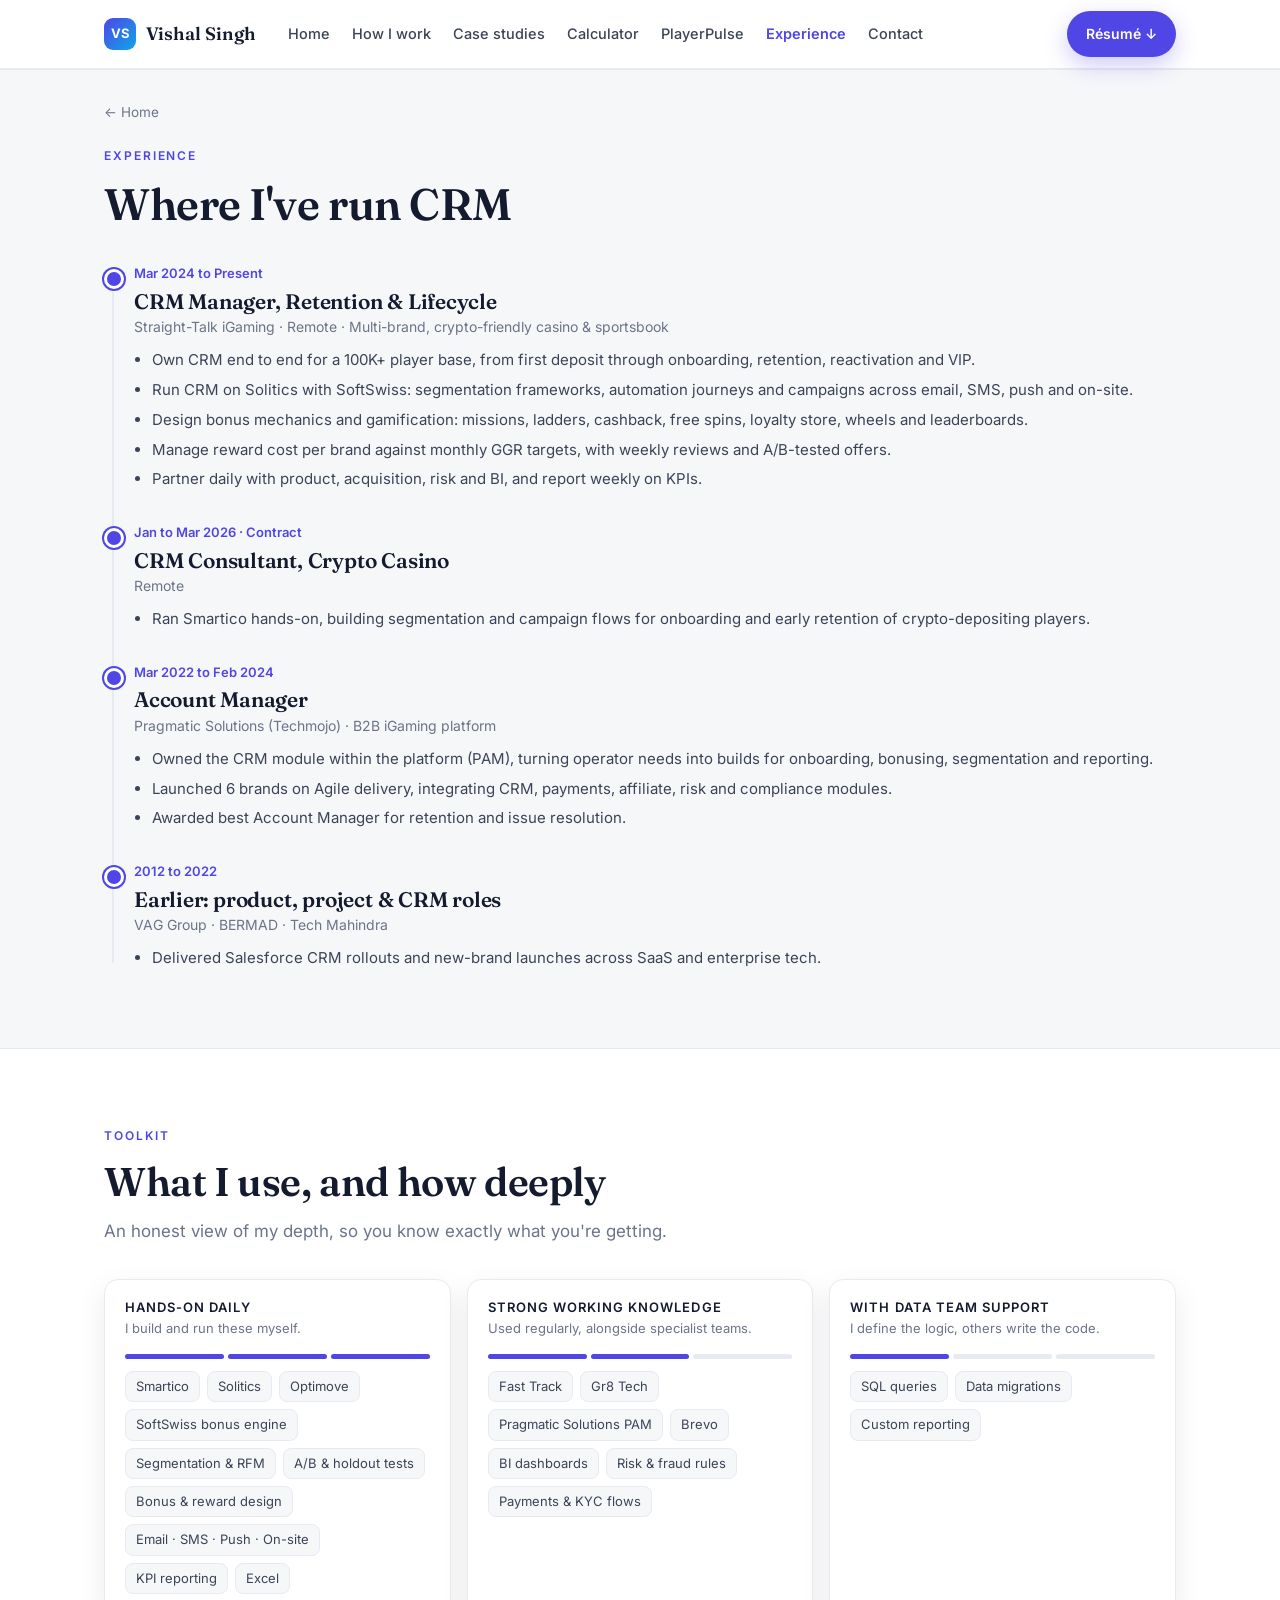
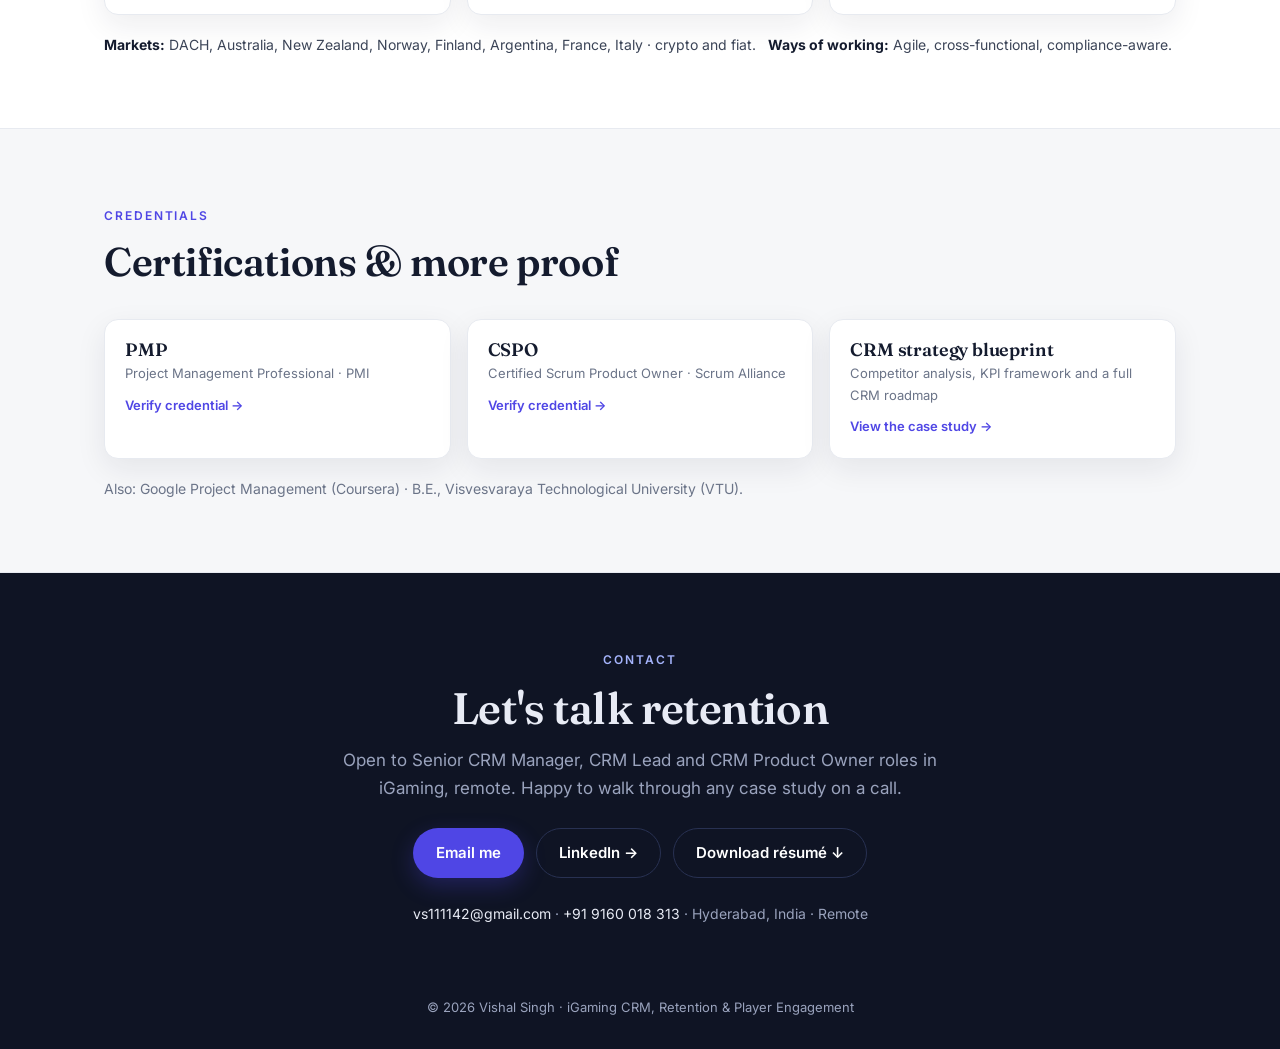
<file: experience.html>
<!DOCTYPE html>
<html lang="en">
<head>
  <meta charset="UTF-8" />
  <meta name="viewport" content="width=device-width, initial-scale=1.0" />
  <title>Experience &amp; toolkit | Vishal Singh</title>
  <meta name="description" content="Vishal Singh: iGaming CRM experience, toolkit depth and certifications." />
  <link rel="canonical" href="https://aboutvishal.equibytetechnologies.com/experience.html" />
  <meta name="robots" content="index, follow" />
  <meta property="og:type" content="profile" />
  <meta property="og:title" content="Vishal Singh | iGaming CRM, Retention &amp; Player Engagement" />
  <meta property="og:description" content="Not just a CV. Interactive case studies, a live cashback cost calculator and the retention tool I built." />
  <meta property="og:url" content="https://aboutvishal.equibytetechnologies.com/" />
  <meta property="og:image" content="https://aboutvishal.equibytetechnologies.com/logo-mark-blue.png" />
  <meta name="twitter:card" content="summary" />
  <link rel="icon" type="image/png" href="logo-mark-blue.png" />
  <link rel="preconnect" href="https://fonts.googleapis.com" />
  <link rel="preconnect" href="https://fonts.gstatic.com" crossorigin />
  <link href="https://fonts.googleapis.com/css2?family=Fraunces:opsz,wght@9..144,500;9..144,600;9..144,700&family=Inter:wght@400;500;600;700&display=swap" rel="stylesheet" />
  <link rel="stylesheet" href="styles.css" />
</head>
<body id="top">

<header class="site-header">
  <div class="wrap nav">
    <a href="index.html" class="brand"><span class="dot">VS</span>Vishal Singh</a>
    <nav class="nav-links" aria-label="Main">
      <a href="index.html">Home</a>
      <a href="how-i-work.html">How I work</a>
      <a href="case-studies.html">Case studies</a>
      <a href="calculator.html">Calculator</a>
      <a href="playerpulse.html">PlayerPulse</a>
      <a href="experience.html" class="active" aria-current="page">Experience</a>
      <a href="index.html#contact">Contact</a>
    </nav>
    <a class="btn btn-primary nav-cta" href="Vishal-Singh-Resume.pdf" target="_blank" rel="noopener">Résumé ↓</a>
    <button class="menu-toggle" aria-label="Open menu" aria-expanded="false"><svg viewBox="0 0 24 24"><path d="M4 7h16M4 12h16M4 17h16"/></svg></button>
  </div>
</header>

<main>
<section class="section page-top alt" id="experience">
  <div class="wrap">
    <a class="crumb" href="index.html">← Home</a>
    <div class="shead"><span class="eyebrow">Experience</span><h1 style="font-size:clamp(30px,4.4vw,44px)">Where I've run CRM</h1></div>
    <div class="timeline">
      <div class="job">
        <div class="when">Mar 2024 to Present</div>
        <h3>CRM Manager, Retention &amp; Lifecycle</h3>
        <div class="co">Straight-Talk iGaming · Remote · Multi-brand, crypto-friendly casino &amp; sportsbook</div>
        <ul>
          <li>Own CRM end to end for a 100K+ player base, from first deposit through onboarding, retention, reactivation and VIP.</li>
          <li>Run CRM on Solitics with SoftSwiss: segmentation frameworks, automation journeys and campaigns across email, SMS, push and on-site.</li>
          <li>Design bonus mechanics and gamification: missions, ladders, cashback, free spins, loyalty store, wheels and leaderboards.</li>
          <li>Manage reward cost per brand against monthly GGR targets, with weekly reviews and A/B-tested offers.</li>
          <li>Partner daily with product, acquisition, risk and BI, and report weekly on KPIs.</li>
        </ul>
      </div>
      <div class="job">
        <div class="when">Jan to Mar 2026 · Contract</div>
        <h3>CRM Consultant, Crypto Casino</h3>
        <div class="co">Remote</div>
        <ul>
          <li>Ran Smartico hands-on, building segmentation and campaign flows for onboarding and early retention of crypto-depositing players.</li>
        </ul>
      </div>
      <div class="job">
        <div class="when">Mar 2022 to Feb 2024</div>
        <h3>Account Manager</h3>
        <div class="co">Pragmatic Solutions (Techmojo) · B2B iGaming platform</div>
        <ul>
          <li>Owned the CRM module within the platform (PAM), turning operator needs into builds for onboarding, bonusing, segmentation and reporting.</li>
          <li>Launched 6 brands on Agile delivery, integrating CRM, payments, affiliate, risk and compliance modules.</li>
          <li>Awarded best Account Manager for retention and issue resolution.</li>
        </ul>
      </div>
      <div class="job">
        <div class="when">2012 to 2022</div>
        <h3>Earlier: product, project &amp; CRM roles</h3>
        <div class="co">VAG Group · BERMAD · Tech Mahindra</div>
        <ul><li>Delivered Salesforce CRM rollouts and new-brand launches across SaaS and enterprise tech.</li></ul>
      </div>
    </div>
  </div>
</section>

<section class="section" id="toolkit">
  <div class="wrap">
    <div class="shead"><span class="eyebrow">Toolkit</span><h2>What I use, and how deeply</h2><p>An honest view of my depth, so you know exactly what you're getting.</p></div>
    <div class="depth">
      <div class="dcol"><h4>Hands-on daily</h4><div class="dd">I build and run these myself.</div><div class="meter"><i class="on"></i><i class="on"></i><i class="on"></i></div>
        <div class="tags"><span>Smartico</span><span>Solitics</span><span>Optimove</span><span>SoftSwiss bonus engine</span><span>Segmentation &amp; RFM</span><span>A/B &amp; holdout tests</span><span>Bonus &amp; reward design</span><span>Email · SMS · Push · On-site</span><span>KPI reporting</span><span>Excel</span></div></div>
      <div class="dcol"><h4>Strong working knowledge</h4><div class="dd">Used regularly, alongside specialist teams.</div><div class="meter"><i class="on"></i><i class="on"></i><i></i></div>
        <div class="tags"><span>Fast Track</span><span>Gr8 Tech</span><span>Pragmatic Solutions PAM</span><span>Brevo</span><span>BI dashboards</span><span>Risk &amp; fraud rules</span><span>Payments &amp; KYC flows</span></div></div>
      <div class="dcol"><h4>With data team support</h4><div class="dd">I define the logic, others write the code.</div><div class="meter"><i class="on"></i><i></i><i></i></div>
        <div class="tags"><span>SQL queries</span><span>Data migrations</span><span>Custom reporting</span></div></div>
    </div>
    <p class="markets"><b>Markets:</b> DACH, Australia, New Zealand, Norway, Finland, Argentina, France, Italy · crypto and fiat. &nbsp; <b>Ways of working:</b> Agile, cross-functional, compliance-aware.</p>
  </div>
</section>

<section class="section alt" id="certs">
  <div class="wrap">
    <div class="shead"><span class="eyebrow">Credentials</span><h2>Certifications &amp; more proof</h2></div>
    <div class="certs">
      <div class="cert"><h4>PMP</h4><div class="iss">Project Management Professional · PMI</div><a href="https://www.credly.com/badges/8cdd105b-1ec0-4712-b92c-73b74aab655d/public_url" target="_blank" rel="noopener">Verify credential →</a></div>
      <div class="cert"><h4>CSPO</h4><div class="iss">Certified Scrum Product Owner · Scrum Alliance</div><a href="https://bcert.me/bc/html/show-badge.html?b=jgswodhe" target="_blank" rel="noopener">Verify credential →</a></div>
      <div class="cert"><h4>CRM strategy blueprint</h4><div class="iss">Competitor analysis, KPI framework and a full CRM roadmap</div><a href="https://drive.google.com/file/d/13zfPyHUJSr8HqskVq6yuSm7xa_m9ThRD/view" target="_blank" rel="noopener">View the case study →</a></div>
    </div>
    <p class="muted" style="margin-top:18px;font-size:14px">Also: Google Project Management (Coursera) · B.E., Visvesvaraya Technological University (VTU).</p>
  </div>
</section>

<section class="section dark contact" id="contact">
  <div class="wrap">
    <span class="eyebrow">Contact</span>
    <h2>Let's talk retention</h2>
    <p>Open to Senior CRM Manager, CRM Lead and CRM Product Owner roles in iGaming, remote. Happy to walk through any case study on a call.</p>
    <div class="hero-cta">
      <a class="btn btn-primary" href="mailto:vs111142@gmail.com?subject=CRM%20role%20for%20Vishal%20Singh">Email me</a>
      <a class="btn btn-ghost" href="https://www.linkedin.com/in/ig-vishal-singh/" target="_blank" rel="noopener">LinkedIn →</a>
      <a class="btn btn-ghost" href="Vishal-Singh-Resume.pdf" target="_blank" rel="noopener">Download résumé ↓</a>
    </div>
    <div class="meta"><a href="mailto:vs111142@gmail.com">vs111142@gmail.com</a> · <a href="tel:+919160018313">+91 9160 018 313</a> · Hyderabad, India · Remote</div>
  </div>
</section>
</main>
<footer>© 2026 Vishal Singh · iGaming CRM, Retention &amp; Player Engagement</footer>
<script src="site.js"></script>
</body>
</html>
</file>
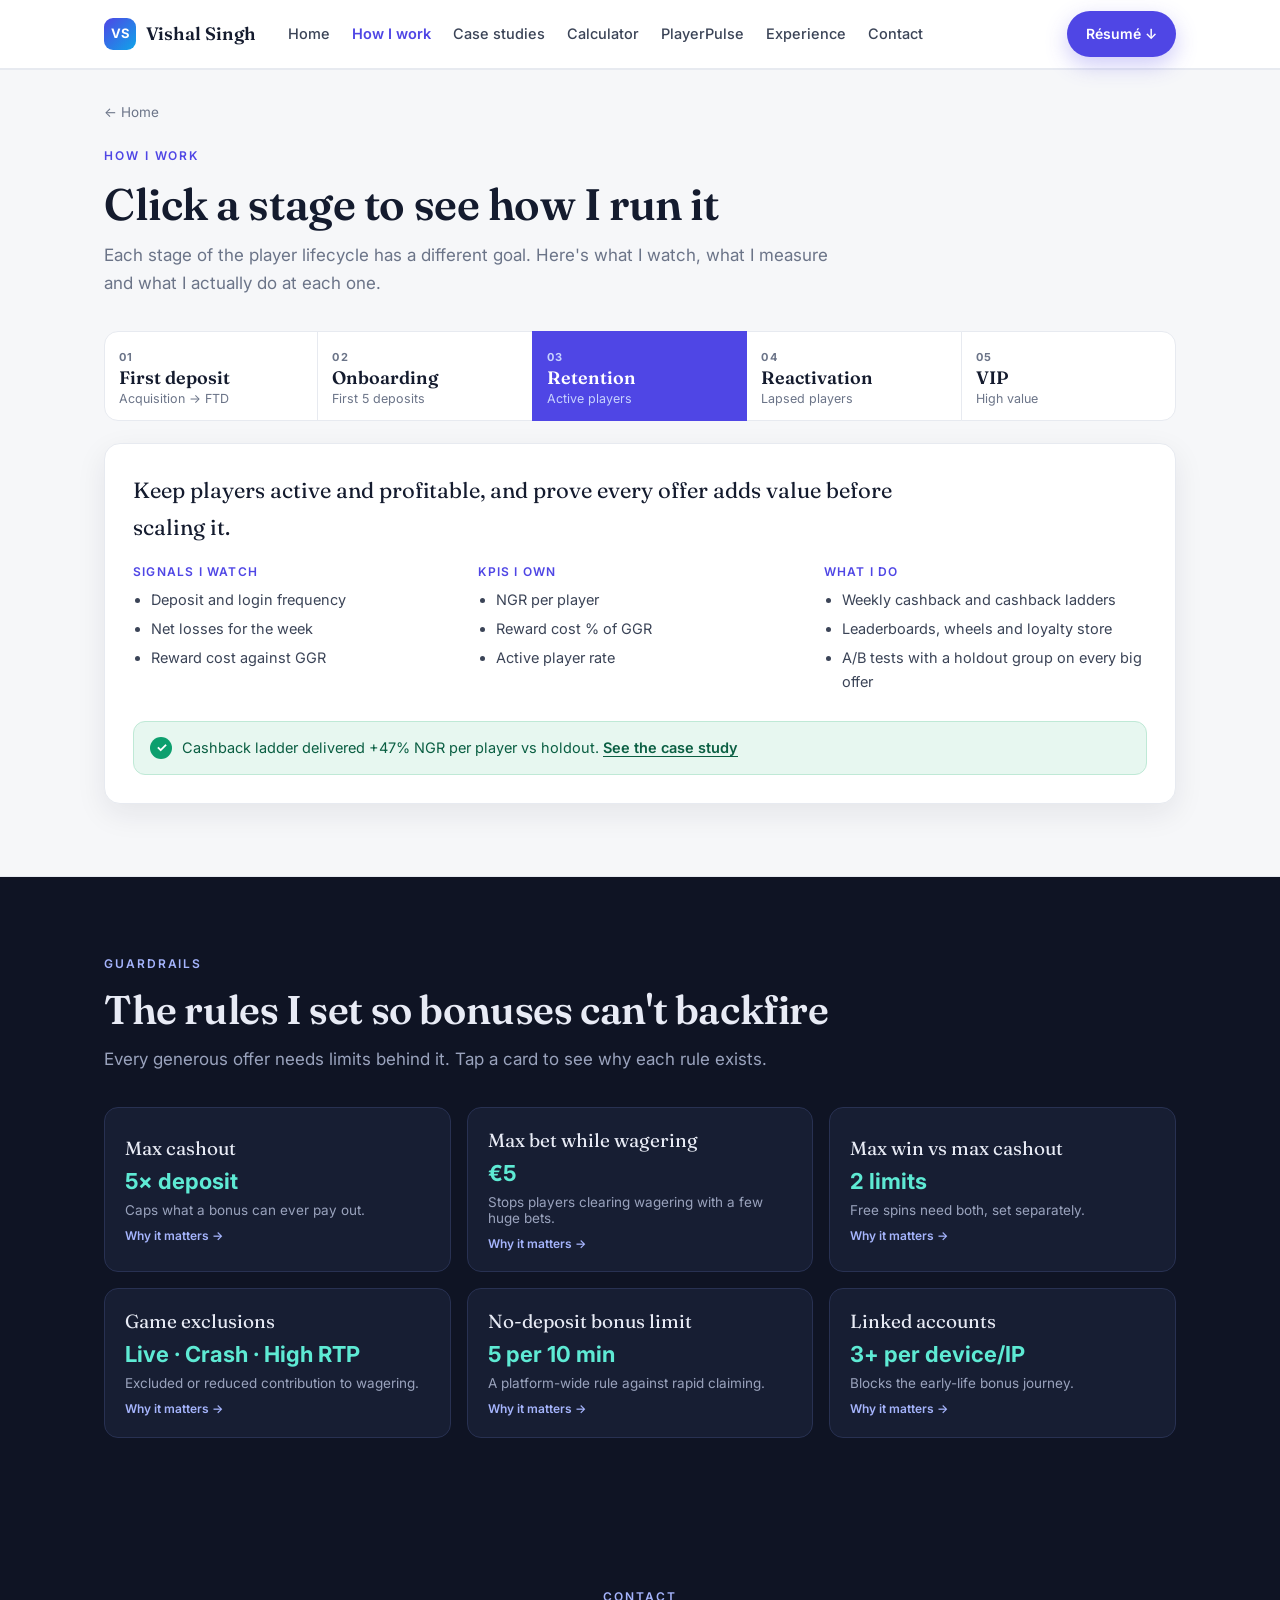
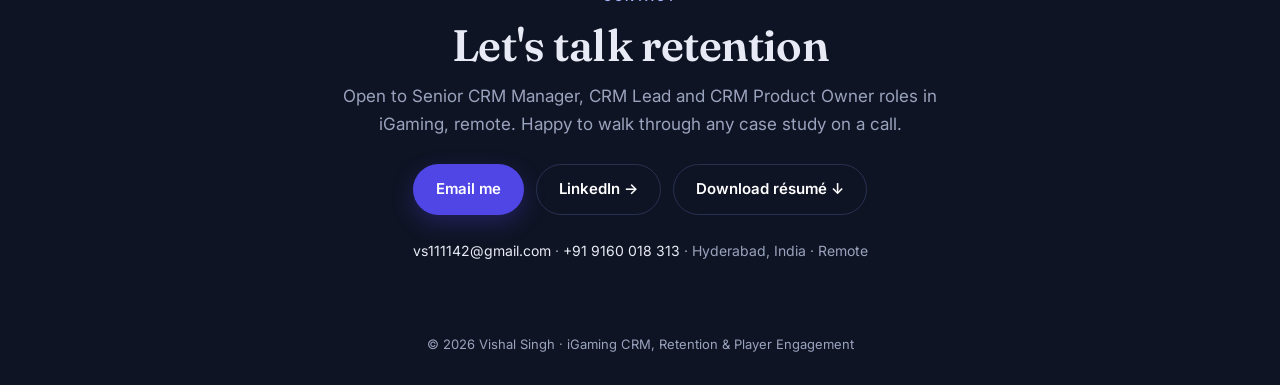
<file: how-i-work.html>
<!DOCTYPE html>
<html lang="en">
<head>
  <meta charset="UTF-8" />
  <meta name="viewport" content="width=device-width, initial-scale=1.0" />
  <title>How I work | Vishal Singh, iGaming CRM</title>
  <meta name="description" content="How Vishal Singh runs each stage of the iGaming player lifecycle, and the bonus guardrails behind every offer." />
  <link rel="canonical" href="https://aboutvishal.equibytetechnologies.com/how-i-work.html" />
  <meta name="robots" content="index, follow" />
  <meta property="og:type" content="profile" />
  <meta property="og:title" content="Vishal Singh | iGaming CRM, Retention &amp; Player Engagement" />
  <meta property="og:description" content="Not just a CV. Interactive case studies, a live cashback cost calculator and the retention tool I built." />
  <meta property="og:url" content="https://aboutvishal.equibytetechnologies.com/" />
  <meta property="og:image" content="https://aboutvishal.equibytetechnologies.com/logo-mark-blue.png" />
  <meta name="twitter:card" content="summary" />
  <link rel="icon" type="image/png" href="logo-mark-blue.png" />
  <link rel="preconnect" href="https://fonts.googleapis.com" />
  <link rel="preconnect" href="https://fonts.gstatic.com" crossorigin />
  <link href="https://fonts.googleapis.com/css2?family=Fraunces:opsz,wght@9..144,500;9..144,600;9..144,700&family=Inter:wght@400;500;600;700&display=swap" rel="stylesheet" />
  <link rel="stylesheet" href="styles.css" />
</head>
<body id="top">

<header class="site-header">
  <div class="wrap nav">
    <a href="index.html" class="brand"><span class="dot">VS</span>Vishal Singh</a>
    <nav class="nav-links" aria-label="Main">
      <a href="index.html">Home</a>
      <a href="how-i-work.html" class="active" aria-current="page">How I work</a>
      <a href="case-studies.html">Case studies</a>
      <a href="calculator.html">Calculator</a>
      <a href="playerpulse.html">PlayerPulse</a>
      <a href="experience.html">Experience</a>
      <a href="index.html#contact">Contact</a>
    </nav>
    <a class="btn btn-primary nav-cta" href="Vishal-Singh-Resume.pdf" target="_blank" rel="noopener">Résumé ↓</a>
    <button class="menu-toggle" aria-label="Open menu" aria-expanded="false"><svg viewBox="0 0 24 24"><path d="M4 7h16M4 12h16M4 17h16"/></svg></button>
  </div>
</header>

<main>
<section class="section page-top alt" id="lifecycle">
  <div class="wrap">
    <a class="crumb" href="index.html">← Home</a>
    <div class="shead">
      <span class="eyebrow">How I work</span>
      <h1 style="font-size:clamp(30px,4.4vw,44px);margin-bottom:12px">Click a stage to see how I run it</h1>
      <p>Each stage of the player lifecycle has a different goal. Here's what I watch, what I measure and what I actually do at each one.</p>
    </div>
    <div class="stages" role="tablist" aria-label="Lifecycle stages" id="stages"></div>
    <div class="stage-panel" id="stagePanel" role="tabpanel" aria-live="polite"></div>
  </div>
</section>

<section class="section dark" id="guardrails">
  <div class="wrap">
    <div class="shead">
      <span class="eyebrow">Guardrails</span>
      <h2>The rules I set so bonuses can't backfire</h2>
      <p>Every generous offer needs limits behind it. Tap a card to see why each rule exists.</p>
    </div>
    <div class="rules" id="rules">
      <button class="rule"><span class="front"><span class="rt">Max cashout</span><span class="rv">5× deposit</span><span class="why">Caps what a bonus can ever pay out.</span><span class="hint">Why it matters →</span></span><span class="back">One lucky bonus can't wipe out a month's margin. On manual-cashout brands, CS checked it at withdrawal. On automated brands, I built it into the bonus setup.</span></button>
      <button class="rule"><span class="front"><span class="rt">Max bet while wagering</span><span class="rv">€5</span><span class="why">Stops players clearing wagering with a few huge bets.</span><span class="hint">Why it matters →</span></span><span class="back">Without it, abusers place very high bets to clear wagering fast. A bet cap makes them play the bonus the way it was designed.</span></button>
      <button class="rule"><span class="front"><span class="rt">Max win vs max cashout</span><span class="rv">2 limits</span><span class="why">Free spins need both, set separately.</span><span class="hint">Why it matters →</span></span><span class="back">Max win caps what the spins pay. Max cashout applies after those winnings are wagered. New team members often mix them up, so I keep them clearly separate in setup and T&amp;Cs.</span></button>
      <button class="rule"><span class="front"><span class="rt">Game exclusions</span><span class="rv">Live · Crash · High RTP</span><span class="why">Excluded or reduced contribution to wagering.</span><span class="hint">Why it matters →</span></span><span class="back">These games make wagering too cheap to clear. I worked with the casino team on game deals and on each game's % contribution to wagering.</span></button>
      <button class="rule"><span class="front"><span class="rt">No-deposit bonus limit</span><span class="rv">5 per 10 min</span><span class="why">A platform-wide rule against rapid claiming.</span><span class="hint">Why it matters →</span></span><span class="back">Shut down a clear abuse pattern for good, with no need for anyone to watch it manually.</span></button>
      <button class="rule"><span class="front"><span class="rt">Linked accounts</span><span class="rv">3+ per device/IP</span><span class="why">Blocks the early-life bonus journey.</span><span class="hint">Why it matters →</span></span><span class="back">Welcome offers are the most valuable bonuses, so they attract duplicate accounts. Blocking at the device and IP level protects acquisition budget.</span></button>
    </div>
  </div>
</section>

<section class="section dark contact" id="contact">
  <div class="wrap">
    <span class="eyebrow">Contact</span>
    <h2>Let's talk retention</h2>
    <p>Open to Senior CRM Manager, CRM Lead and CRM Product Owner roles in iGaming, remote. Happy to walk through any case study on a call.</p>
    <div class="hero-cta">
      <a class="btn btn-primary" href="mailto:vs111142@gmail.com?subject=CRM%20role%20for%20Vishal%20Singh">Email me</a>
      <a class="btn btn-ghost" href="https://www.linkedin.com/in/ig-vishal-singh/" target="_blank" rel="noopener">LinkedIn →</a>
      <a class="btn btn-ghost" href="Vishal-Singh-Resume.pdf" target="_blank" rel="noopener">Download résumé ↓</a>
    </div>
    <div class="meta"><a href="mailto:vs111142@gmail.com">vs111142@gmail.com</a> · <a href="tel:+919160018313">+91 9160 018 313</a> · Hyderabad, India · Remote</div>
  </div>
</section>
</main>
<footer>© 2026 Vishal Singh · iGaming CRM, Retention &amp; Player Engagement</footer>
<script src="site.js"></script>
</body>
</html>
</file>
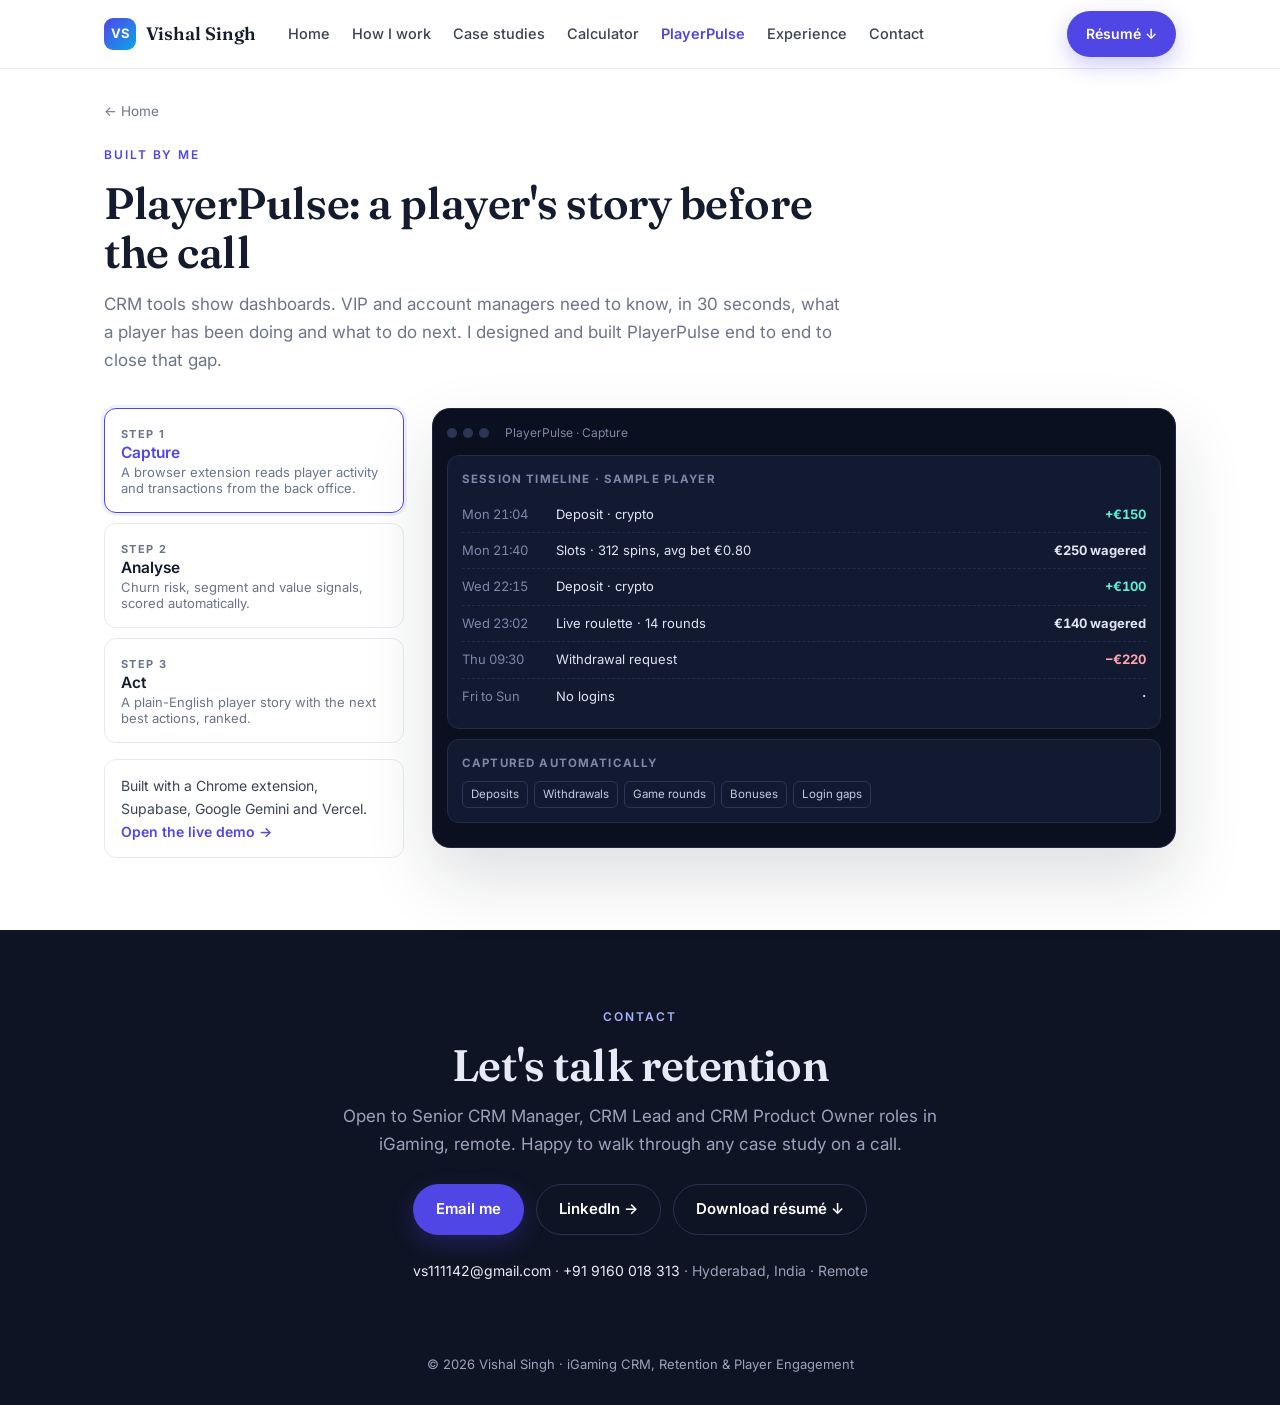
<file: playerpulse.html>
<!DOCTYPE html>
<html lang="en">
<head>
  <meta charset="UTF-8" />
  <meta name="viewport" content="width=device-width, initial-scale=1.0" />
  <title>PlayerPulse | Vishal Singh</title>
  <meta name="description" content="PlayerPulse: a retention tool that turns player activity into a readable story and next best actions." />
  <link rel="canonical" href="https://aboutvishal.equibytetechnologies.com/playerpulse.html" />
  <meta name="robots" content="index, follow" />
  <meta property="og:type" content="profile" />
  <meta property="og:title" content="Vishal Singh | iGaming CRM, Retention &amp; Player Engagement" />
  <meta property="og:description" content="Not just a CV. Interactive case studies, a live cashback cost calculator and the retention tool I built." />
  <meta property="og:url" content="https://aboutvishal.equibytetechnologies.com/" />
  <meta property="og:image" content="https://aboutvishal.equibytetechnologies.com/logo-mark-blue.png" />
  <meta name="twitter:card" content="summary" />
  <link rel="icon" type="image/png" href="logo-mark-blue.png" />
  <link rel="preconnect" href="https://fonts.googleapis.com" />
  <link rel="preconnect" href="https://fonts.gstatic.com" crossorigin />
  <link href="https://fonts.googleapis.com/css2?family=Fraunces:opsz,wght@9..144,500;9..144,600;9..144,700&family=Inter:wght@400;500;600;700&display=swap" rel="stylesheet" />
  <link rel="stylesheet" href="styles.css" />
</head>
<body id="top">

<header class="site-header">
  <div class="wrap nav">
    <a href="index.html" class="brand"><span class="dot">VS</span>Vishal Singh</a>
    <nav class="nav-links" aria-label="Main">
      <a href="index.html">Home</a>
      <a href="how-i-work.html">How I work</a>
      <a href="case-studies.html">Case studies</a>
      <a href="calculator.html">Calculator</a>
      <a href="playerpulse.html" class="active" aria-current="page">PlayerPulse</a>
      <a href="experience.html">Experience</a>
      <a href="index.html#contact">Contact</a>
    </nav>
    <a class="btn btn-primary nav-cta" href="Vishal-Singh-Resume.pdf" target="_blank" rel="noopener">Résumé ↓</a>
    <button class="menu-toggle" aria-label="Open menu" aria-expanded="false"><svg viewBox="0 0 24 24"><path d="M4 7h16M4 12h16M4 17h16"/></svg></button>
  </div>
</header>

<main>
<section class="section page-top" id="playerpulse">
  <div class="wrap">
    <a class="crumb" href="index.html">← Home</a>
    <div class="shead">
      <span class="eyebrow">Built by me</span>
      <h1 style="font-size:clamp(30px,4.4vw,44px);margin-bottom:12px">PlayerPulse: a player's story before the call</h1>
      <p>CRM tools show dashboards. VIP and account managers need to know, in 30 seconds, what a player has been doing and what to do next. I designed and built PlayerPulse end to end to close that gap.</p>
    </div>
    <div class="pp">
      <div>
        <div class="pp-steps" role="tablist" aria-label="PlayerPulse steps">
          <button class="pp-step" role="tab" aria-selected="true" data-s="s1"><span class="n">STEP 1</span><span class="t">Capture</span><span class="d">A browser extension reads player activity and transactions from the back office.</span></button>
          <button class="pp-step" role="tab" aria-selected="false" data-s="s2"><span class="n">STEP 2</span><span class="t">Analyse</span><span class="d">Churn risk, segment and value signals, scored automatically.</span></button>
          <button class="pp-step" role="tab" aria-selected="false" data-s="s3"><span class="n">STEP 3</span><span class="t">Act</span><span class="d">A plain-English player story with the next best actions, ranked.</span></button>
        </div>
        <div class="pp-gap">Built with a Chrome extension, Supabase, Google Gemini and Vercel. <a href="https://demo-playerpulse.equibytetechnologies.com" target="_blank" rel="noopener" style="color:var(--accent);font-weight:600">Open the live demo →</a></div>
      </div>
      <div class="screen">
        <div class="screen-bar"><i></i><i></i><i></i><span id="scrLabel">PlayerPulse · Capture</span></div>
        <div class="scr on" id="s1">
          <div class="pane"><h5>Session timeline · sample player</h5>
            <div class="evt"><span class="tm">Mon 21:04</span><span>Deposit · crypto</span><span class="amt dep">+€150</span></div>
            <div class="evt"><span class="tm">Mon 21:40</span><span>Slots · 312 spins, avg bet €0.80</span><span class="amt">€250 wagered</span></div>
            <div class="evt"><span class="tm">Wed 22:15</span><span>Deposit · crypto</span><span class="amt dep">+€100</span></div>
            <div class="evt"><span class="tm">Wed 23:02</span><span>Live roulette · 14 rounds</span><span class="amt">€140 wagered</span></div>
            <div class="evt"><span class="tm">Thu 09:30</span><span>Withdrawal request</span><span class="amt wd">−€220</span></div>
            <div class="evt"><span class="tm">Fri to Sun</span><span>No logins</span><span class="amt">·</span></div>
          </div>
          <div class="pane"><h5>Captured automatically</h5><div class="tagz"><span>Deposits</span><span>Withdrawals</span><span>Game rounds</span><span>Bonuses</span><span>Login gaps</span></div></div>
        </div>
        <div class="scr" id="s2">
          <div class="pane"><h5>Churn risk</h5>
            <div class="risk"><div class="risk-dial"><span>72</span></div><div>High risk. Withdrawal after a win, followed by 3 silent days. Deposit frequency down from 3 to 2 per week.<div class="tagz"><span>Mid-value</span><span>Slots-first</span><span>Crypto</span><span>Evening player</span></div></div></div>
          </div>
          <div class="pane"><h5>Signals scored</h5>
            <div class="evt"><span class="tm">Recency</span><span>Last login 3 days ago (usual gap 1 day)</span><span class="amt wd">▲ risk</span></div>
            <div class="evt"><span class="tm">Cashflow</span><span>Withdrew 88% of last deposit</span><span class="amt wd">▲ risk</span></div>
            <div class="evt"><span class="tm">Bonus</span><span>No bonus claimed in 14 days</span><span class="amt dep">clean</span></div>
          </div>
        </div>
        <div class="scr" id="s3">
          <div class="pane"><h5>Player story</h5><p class="story">A steady evening slots player who deposits by crypto two to three times a week. After a winning roulette session on Wednesday, they withdrew most of it and have not logged in since. They are not a bonus hunter. This looks like a "cash out and drift" pattern, and early contact usually works.</p></div>
          <div class="pane"><h5>Next best actions</h5>
            <div class="nba"><span class="p">1</span><div>Personal check-in from the account manager within 24 hours, no offer attached.</div></div>
            <div class="nba"><span class="p p2">2</span><div>If no return in 48 hours: free spins on their top slot, low wagering, capped max win.</div></div>
            <div class="nba"><span class="p p2">3</span><div>Add to the weekend reactivation segment and track the return rate.</div></div>
          </div>
        </div>
      </div>
    </div>
  </div>
</section>

<section class="section dark contact" id="contact">
  <div class="wrap">
    <span class="eyebrow">Contact</span>
    <h2>Let's talk retention</h2>
    <p>Open to Senior CRM Manager, CRM Lead and CRM Product Owner roles in iGaming, remote. Happy to walk through any case study on a call.</p>
    <div class="hero-cta">
      <a class="btn btn-primary" href="mailto:vs111142@gmail.com?subject=CRM%20role%20for%20Vishal%20Singh">Email me</a>
      <a class="btn btn-ghost" href="https://www.linkedin.com/in/ig-vishal-singh/" target="_blank" rel="noopener">LinkedIn →</a>
      <a class="btn btn-ghost" href="Vishal-Singh-Resume.pdf" target="_blank" rel="noopener">Download résumé ↓</a>
    </div>
    <div class="meta"><a href="mailto:vs111142@gmail.com">vs111142@gmail.com</a> · <a href="tel:+919160018313">+91 9160 018 313</a> · Hyderabad, India · Remote</div>
  </div>
</section>
</main>
<footer>© 2026 Vishal Singh · iGaming CRM, Retention &amp; Player Engagement</footer>
<script src="site.js"></script>
</body>
</html>
</file>
<file: styles.css>
:root{
  --bg:#ffffff; --bg-alt:#f6f7f9; --card:#ffffff;
  --ink:#141b2e; --ink-2:#3b4457; --muted:#6b7488; --line:#e7eaf0;
  --accent:#4f46e5; --accent-2:#0ea5e9; --accent-soft:#eef0fe; --good:#0d9f6e; --good-soft:#e7f7f0;
  --warn:#c2410c; --warn-soft:#fff1e8;
  --night:#0f1424; --night-2:#171e33; --night-line:#283152; --night-ink:#e8ebf5; --night-muted:#9aa3bd;
  --radius:16px; --shadow:0 10px 30px rgba(20,27,46,.08); --shadow-lg:0 30px 70px rgba(20,27,46,.14);
  --maxw:1120px; --head:"Fraunces",Georgia,serif; --body:"Inter",system-ui,-apple-system,"Segoe UI",sans-serif;
}
*{box-sizing:border-box;}
html{scroll-behavior:smooth;scroll-padding-top:76px;}
body{margin:0;font-family:var(--body);background:var(--bg);color:var(--ink);line-height:1.65;-webkit-font-smoothing:antialiased;overflow-x:hidden;}
.wrap{max-width:var(--maxw);margin:0 auto;padding:0 24px;}
a{color:inherit;text-decoration:none;}
h1,h2,h3,h4{font-family:var(--head);font-weight:600;line-height:1.12;letter-spacing:-.01em;margin:0;}
p{margin:0;}
button{font-family:inherit;}
.eyebrow{display:inline-block;font-size:12px;font-weight:600;letter-spacing:.16em;text-transform:uppercase;color:var(--accent);margin-bottom:14px;}
.muted{color:var(--muted);}
.btn{display:inline-flex;align-items:center;gap:8px;font-weight:600;font-size:15px;padding:12px 22px;border-radius:999px;cursor:pointer;border:1px solid transparent;transition:transform .15s,background .15s,border-color .15s,color .15s;}
.btn:hover{transform:translateY(-1px);}
.btn-primary{background:var(--accent);color:#fff;box-shadow:0 8px 22px rgba(79,70,229,.28);}
.btn-primary:hover{background:#4338ca;}
.btn-ghost{background:#fff;color:var(--ink);border-color:var(--line);}
.btn-ghost:hover{border-color:var(--accent);color:var(--accent);}
a:focus-visible,.btn:focus-visible,button:focus-visible,input:focus-visible{outline:2px solid var(--accent);outline-offset:3px;border-radius:6px;}
@media(prefers-reduced-motion:reduce){*{animation:none!important;transition:none!important;scroll-behavior:auto!important;}.btn:hover{transform:none;}}

/* header */
.site-header{position:sticky;top:0;z-index:50;background:rgba(255,255,255,.86);backdrop-filter:blur(12px);border-bottom:1px solid var(--line);}
.nav{display:flex;align-items:center;gap:24px;height:68px;}
.brand{display:flex;align-items:center;gap:10px;font-family:var(--head);font-weight:600;font-size:18px;white-space:nowrap;}
.brand .dot{width:32px;height:32px;border-radius:9px;background:linear-gradient(135deg,var(--accent),var(--accent-2));display:grid;place-items:center;color:#fff;font-family:var(--body);font-size:13px;font-weight:700;}
.nav-links{display:flex;gap:22px;margin-left:8px;}
.nav-links a{color:var(--ink-2);font-size:14.5px;font-weight:500;}
.nav-links a:hover{color:var(--accent);}
.nav-cta{margin-left:auto;padding:10px 18px;font-size:14px;}
.menu-toggle{display:none;background:none;border:0;color:var(--ink);cursor:pointer;padding:6px;}
.menu-toggle svg{width:24px;height:24px;fill:none;stroke:currentColor;stroke-width:2;stroke-linecap:round;}

/* hero */
.hero{padding:64px 0 40px;}
.hero-grid{display:grid;grid-template-columns:1.1fr .9fr;gap:48px;align-items:center;}
.hero .kicker{font-size:13px;font-weight:600;color:var(--accent);letter-spacing:.14em;text-transform:uppercase;margin-bottom:16px;}
.hero h1{font-size:clamp(36px,5.4vw,58px);letter-spacing:-.02em;margin-bottom:18px;}
.hero h1 em{font-style:normal;background:linear-gradient(90deg,var(--accent),var(--accent-2));-webkit-background-clip:text;background-clip:text;color:transparent;}
.hero .lead{color:var(--ink-2);font-size:17.5px;max-width:560px;}
.chips{display:flex;flex-wrap:wrap;gap:10px;margin:22px 0 4px;}
.chip{font-size:13px;font-weight:500;color:var(--ink-2);border:1px solid var(--line);border-radius:999px;padding:6px 14px;background:#fff;}
.chip.otw{color:var(--good);border-color:#bfe9d6;background:var(--good-soft);display:inline-flex;align-items:center;gap:7px;}
.chip.otw::before{content:"";width:8px;height:8px;border-radius:50%;background:var(--good);animation:pulse 2s infinite;}
@keyframes pulse{0%,100%{opacity:1}50%{opacity:.35}}
.hero-cta{display:flex;gap:12px;flex-wrap:wrap;margin-top:26px;}

/* hero loop visual */
.loop-card{background:var(--night);border-radius:24px;padding:22px 22px 18px;box-shadow:var(--shadow-lg);color:var(--night-ink);position:relative;overflow:hidden;}
.loop-card::after{content:"";position:absolute;inset:auto -60px -80px auto;width:240px;height:240px;border-radius:50%;background:radial-gradient(circle,rgba(14,165,233,.28),transparent 70%);pointer-events:none;}
.loop-head{display:flex;justify-content:space-between;align-items:center;font-size:12px;color:var(--night-muted);letter-spacing:.08em;text-transform:uppercase;font-weight:600;}
.loop-head .live{display:inline-flex;align-items:center;gap:6px;color:#5eead4;}
.loop-head .live::before{content:"";width:7px;height:7px;border-radius:50%;background:#5eead4;animation:pulse 1.6s infinite;}
.loop-svg{width:100%;height:auto;display:block;margin:6px 0 4px;}
.loop-svg .nd rect{fill:var(--night-2);stroke:#4f5b86;stroke-width:1.5;transition:fill .3s,stroke .3s;}
.loop-svg .nd.on rect{fill:var(--accent);stroke:#a5b4fc;}
.loop-svg .nd .t{fill:#fff;font-family:var(--body);font-size:14px;font-weight:600;text-anchor:middle;}
.loop-svg .nd .s{fill:var(--night-muted);font-family:var(--body);font-size:10.5px;text-anchor:middle;}
.loop-svg .nd.on .s{fill:#dfe3ff;}
.loop-svg .ln{fill:none;stroke:#4f5b86;stroke-width:1.6;}
.loop-svg .ln.dash{stroke-dasharray:4 5;stroke:#5eead4;opacity:.75;}
.loop-svg .bl{fill:#5eead4;font-family:var(--body);font-size:10px;font-weight:600;}
.loop-caption{font-size:13.5px;color:var(--night-muted);min-height:62px;border-top:1px solid var(--night-line);padding-top:12px;}
.loop-caption b{color:#fff;font-weight:600;}

/* stats */
.stats{display:grid;grid-template-columns:repeat(5,1fr);gap:14px;margin-top:44px;}
.stat{background:var(--bg-alt);border:1px solid var(--line);border-radius:14px;padding:18px;}
.stat .big{font-family:var(--head);font-size:28px;font-weight:700;line-height:1.1;}
.stat .big.up{color:var(--good);}
.stat .cap{color:var(--muted);font-size:13px;margin-top:6px;line-height:1.45;}

/* sections */
.section{padding:72px 0;}
.section.alt{background:var(--bg-alt);border-top:1px solid var(--line);border-bottom:1px solid var(--line);}
.section.dark{background:var(--night);color:var(--night-ink);}
.section.dark .eyebrow{color:#a5b4fc;}
.section.dark .shead p{color:var(--night-muted);}
.shead{max-width:740px;margin-bottom:34px;}
.shead h2{font-size:clamp(28px,4vw,40px);margin-bottom:12px;}
.shead p{color:var(--muted);font-size:17px;}

/* lifecycle explorer */
.stages{display:grid;grid-template-columns:repeat(5,1fr);gap:0;position:relative;margin-bottom:22px;}
.stage-btn{position:relative;background:#fff;border:1px solid var(--line);padding:16px 14px 14px;text-align:left;cursor:pointer;transition:background .2s,border-color .2s,color .2s;margin-left:-1px;}
.stage-btn:first-child{border-radius:14px 0 0 14px;margin-left:0;}
.stage-btn:last-child{border-radius:0 14px 14px 0;}
.stage-btn .n{font-size:11px;font-weight:700;letter-spacing:.12em;color:var(--muted);}
.stage-btn .t{display:block;font-family:var(--head);font-size:18px;font-weight:600;color:var(--ink);margin-top:2px;}
.stage-btn .k{display:block;font-size:12.5px;color:var(--muted);margin-top:2px;}
.stage-btn:hover{border-color:#c7c9f7;z-index:1;}
.stage-btn[aria-selected="true"]{background:var(--accent);border-color:var(--accent);z-index:2;}
.stage-btn[aria-selected="true"] .n,.stage-btn[aria-selected="true"] .k{color:#c7d2fe;}
.stage-btn[aria-selected="true"] .t{color:#fff;}
.stage-panel{background:#fff;border:1px solid var(--line);border-radius:var(--radius);box-shadow:var(--shadow);padding:28px;}
.stage-goal{font-family:var(--head);font-size:22px;margin-bottom:20px;max-width:760px;}
.stage-cols{display:grid;grid-template-columns:repeat(3,1fr);gap:22px;}
.stage-cols h4{font-family:var(--body);font-size:12px;text-transform:uppercase;letter-spacing:.1em;color:var(--accent);margin-bottom:10px;}
.stage-cols ul{margin:0;padding-left:18px;color:var(--ink-2);font-size:14.5px;}
.stage-cols li{margin-bottom:5px;}
.stage-proof{margin-top:22px;background:var(--good-soft);border:1px solid #bfe9d6;border-radius:12px;padding:14px 16px;font-size:14.5px;color:#0b5f43;display:flex;gap:10px;align-items:flex-start;}
.stage-proof a{font-weight:600;text-decoration:underline;text-underline-offset:3px;}
.stage-proof .tick{flex:none;width:22px;height:22px;border-radius:50%;background:var(--good);color:#fff;display:grid;place-items:center;font-size:13px;font-weight:700;margin-top:1px;}

/* case studies */
.cases{display:grid;grid-template-columns:280px 1fr;gap:24px;align-items:start;}
.cases>*,.pp>*,.calc>*,.hero-grid>*{min-width:0;}
.case-tabs{display:flex;flex-direction:column;gap:8px;position:sticky;top:90px;}
.case-tab{background:#fff;border:1px solid var(--line);border-radius:12px;padding:14px 16px;text-align:left;cursor:pointer;transition:border-color .2s,background .2s,box-shadow .2s;}
.case-tab .ct{display:block;font-weight:600;font-size:14.5px;color:var(--ink);}
.case-tab .cm{display:block;font-size:12.5px;color:var(--muted);margin-top:2px;}
.case-tab:hover{border-color:#c7c9f7;}
.case-tab[aria-selected="true"]{border-color:var(--accent);box-shadow:0 0 0 3px var(--accent-soft);}
.case-tab[aria-selected="true"] .ct{color:var(--accent);}
.case{display:none;background:#fff;border:1px solid var(--line);border-radius:var(--radius);box-shadow:var(--shadow);padding:30px;}
.case.on{display:block;animation:fade .35s ease;}
@keyframes fade{from{opacity:0;transform:translateY(6px)}to{opacity:1;transform:none}}
.case h3{font-size:26px;margin-bottom:6px;}
.case .sub{color:var(--muted);font-size:15px;margin-bottom:24px;}
.flow{display:grid;grid-template-columns:repeat(3,1fr);gap:14px;margin-bottom:26px;}
.flow-step{border:1px solid var(--line);border-radius:12px;padding:16px;position:relative;background:var(--bg-alt);}
.flow-step:not(:last-child)::after{content:"→";position:absolute;right:-13px;top:50%;transform:translateY(-50%);width:22px;height:22px;border-radius:50%;background:#fff;border:1px solid var(--line);display:grid;place-items:center;font-size:12px;color:var(--accent);z-index:1;}
.flow-step .lab{font-size:11px;font-weight:700;letter-spacing:.12em;text-transform:uppercase;color:var(--accent);margin-bottom:6px;}
.flow-step.result{background:var(--good-soft);border-color:#bfe9d6;}
.flow-step.result .lab{color:var(--good);}
.flow-step p{font-size:14px;color:var(--ink-2);}
.viz-title{font-size:13px;font-weight:600;color:var(--ink);margin-bottom:12px;}
.viz-note{font-size:12.5px;color:var(--muted);margin-top:10px;}
.viz-grid{display:grid;grid-template-columns:1fr 1fr;gap:24px;}
.viz-box{border:1px solid var(--line);border-radius:12px;padding:18px;}
/* bars */
.hbar{display:grid;grid-template-columns:118px 1fr 58px;align-items:center;gap:10px;margin-bottom:10px;font-size:13.5px;}
.hbar .track{height:26px;background:var(--bg-alt);border-radius:7px;overflow:hidden;}
.hbar .fill{height:100%;width:0;border-radius:7px;background:#c7cbe0;transition:width 1s cubic-bezier(.2,.8,.2,1);}
.hbar .fill.b{background:#93c5fd;}
.hbar .fill.a{background:linear-gradient(90deg,var(--accent),var(--accent-2));}
.hbar .v{font-weight:700;text-align:right;}
/* ladder steps */
.ladder{display:flex;align-items:flex-end;gap:8px;height:150px;padding-top:10px;}
.rung{flex:1;display:flex;flex-direction:column;align-items:center;justify-content:flex-end;height:100%;}
.rung .bar{width:100%;border-radius:8px 8px 4px 4px;background:linear-gradient(180deg,var(--accent-2),var(--accent));position:relative;}
.rung .cap{font-size:11.5px;color:var(--muted);margin-top:6px;text-align:center;line-height:1.3;}
.rung.drop .bar{outline:2px dashed var(--warn);outline-offset:3px;}
.legend-row{display:flex;gap:16px;flex-wrap:wrap;font-size:12px;color:var(--muted);margin-top:10px;}
.legend-row i{display:inline-block;width:10px;height:10px;border-radius:3px;margin-right:6px;vertical-align:-1px;}
/* month strip */
.month{display:grid;grid-template-columns:repeat(4,minmax(0,1fr));gap:8px;}
.wk{border-radius:10px;padding:14px 10px;text-align:center;font-size:13px;font-weight:600;background:#e0f2fe;color:#075985;}
.wk small{display:block;font-weight:500;font-size:11.5px;opacity:.8;margin-top:2px;}
.wk.lad{background:linear-gradient(135deg,var(--accent),var(--accent-2));color:#fff;}
/* stacked split */
.split{display:flex;height:34px;border-radius:9px;overflow:hidden;margin-bottom:12px;}
.split div{display:grid;place-items:center;color:#fff;font-size:12px;font-weight:700;}
.split-legend{display:grid;grid-template-columns:1fr 1fr;gap:6px 14px;font-size:13px;color:var(--ink-2);}
.split-legend i{display:inline-block;width:10px;height:10px;border-radius:3px;margin-right:7px;}
.levers{display:grid;gap:10px;}
.lever{display:flex;gap:12px;align-items:flex-start;font-size:14px;color:var(--ink-2);}
.lever .ic{flex:none;width:30px;height:30px;border-radius:9px;background:var(--accent-soft);color:var(--accent);display:grid;place-items:center;font-weight:700;font-size:14px;}
.gauge{margin-bottom:16px;}
.gauge .scale{position:relative;height:12px;border-radius:99px;background:linear-gradient(90deg,#bbf7d0,#fde68a 60%,#fecaca);}
.gauge .band{position:absolute;top:-4px;height:20px;border:2px solid var(--ink);border-radius:6px;}
.gauge .pin{position:absolute;top:-8px;width:3px;height:28px;background:var(--accent);border-radius:2px;}
.gauge .ticks{display:flex;justify-content:space-between;font-size:11.5px;color:var(--muted);margin-top:8px;}
/* incident flow */
.chain{display:flex;flex-wrap:wrap;align-items:center;gap:8px;}
.node-pill{border:1px solid var(--line);border-radius:10px;padding:9px 12px;font-size:13px;background:#fff;}
.node-pill.bad{border-color:#fdba74;background:var(--warn-soft);color:#9a3412;}
.node-pill.good{border-color:#86efac;background:var(--good-soft);color:#166534;}
.arrow{color:var(--muted);font-size:14px;}
/* abuse */
.abuse{display:grid;grid-template-columns:repeat(3,1fr);gap:14px;}
.abuse-card{border:1px solid var(--line);border-radius:12px;padding:16px;}
.abuse-card h4{font-family:var(--body);font-size:15px;margin-bottom:10px;}
.abuse-card .row{font-size:13.5px;color:var(--ink-2);margin-bottom:8px;}
.abuse-card .row b{display:block;font-size:11px;letter-spacing:.1em;text-transform:uppercase;color:var(--muted);font-weight:700;margin-bottom:2px;}
.abuse-card .row.fix b{color:var(--good);}

/* guardrails */
.rules{display:grid;grid-template-columns:repeat(3,1fr);gap:16px;}
.rule{background:var(--night-2);border:1px solid var(--night-line);border-radius:14px;padding:20px;cursor:pointer;text-align:left;color:var(--night-ink);transition:border-color .2s,transform .2s;min-height:150px;}
.rule:hover{border-color:#6366f1;transform:translateY(-2px);}
.rule .rt{font-family:var(--head);font-size:19px;margin-bottom:8px;display:block;}
.rule .rv{font-family:var(--body);font-size:22px;font-weight:700;color:#5eead4;display:block;margin-bottom:8px;}
.rule .why{font-size:13.5px;color:var(--night-muted);display:block;}
.rule .hint{font-size:12px;color:#a5b4fc;margin-top:10px;display:block;font-weight:600;}
.rule .back{display:none;}
.rule.flipped .rv,.rule.flipped .why,.rule.flipped .hint{display:none;}
.rule.flipped .back{display:block;font-size:14px;color:var(--night-ink);}
.rule.flipped{border-color:#5eead4;}

/* calculator */
.calc{display:grid;grid-template-columns:1fr 1fr;gap:24px;align-items:start;}
.calc-steps{display:grid;grid-template-columns:repeat(6,1fr);gap:8px;margin-bottom:26px;counter-reset:s;}
.cstep{background:#fff;border:1px solid var(--line);border-radius:12px;padding:12px;font-size:13px;color:var(--ink-2);position:relative;}
.cstep b{display:block;font-size:13.5px;color:var(--ink);margin-bottom:2px;}
.cstep::before{counter-increment:s;content:counter(s);display:grid;place-items:center;width:22px;height:22px;border-radius:50%;background:var(--accent);color:#fff;font-size:11.5px;font-weight:700;margin-bottom:8px;}
.inputs{background:#fff;border:1px solid var(--line);border-radius:var(--radius);padding:24px;box-shadow:var(--shadow);}
.field{margin-bottom:18px;}
.field:last-child{margin-bottom:0;}
.field .top{display:flex;justify-content:space-between;align-items:baseline;font-size:14px;margin-bottom:6px;}
.field label{font-weight:600;color:var(--ink);}
.field .val{font-weight:700;color:var(--accent);font-variant-numeric:tabular-nums;}
.field .help{font-size:12px;color:var(--muted);margin-top:4px;}
input[type=range]{width:100%;accent-color:var(--accent);height:22px;}
.outputs{background:var(--night);color:var(--night-ink);border-radius:var(--radius);padding:24px;box-shadow:var(--shadow-lg);}
.out-grid{display:grid;grid-template-columns:1fr 1fr;gap:12px;margin-bottom:18px;}
.out{background:var(--night-2);border:1px solid var(--night-line);border-radius:12px;padding:14px;}
.out .l{font-size:12px;color:var(--night-muted);}
.out .v{font-family:var(--head);font-size:24px;font-weight:600;color:#fff;font-variant-numeric:tabular-nums;}
.out.hl{border-color:#6366f1;background:#1e2547;}
.out.hl .v{color:#5eead4;}
.budget{margin-bottom:16px;}
.budget .bt{display:flex;justify-content:space-between;font-size:13px;color:var(--night-muted);margin-bottom:6px;}
.budget .track{height:12px;border-radius:99px;background:var(--night-2);overflow:hidden;border:1px solid var(--night-line);}
.budget .fill{height:100%;border-radius:99px;background:#5eead4;transition:width .4s,background .3s;}
.verdict{font-size:14px;padding:12px 14px;border-radius:10px;background:var(--night-2);border:1px solid var(--night-line);margin-bottom:16px;}
.math{font-size:12.5px;color:var(--night-muted);border-top:1px solid var(--night-line);padding-top:14px;line-height:1.8;font-variant-numeric:tabular-nums;}
.math b{color:var(--night-ink);font-weight:600;}

/* playerpulse */
.pp{display:grid;grid-template-columns:300px 1fr;gap:28px;align-items:start;}
.pp-steps{display:flex;flex-direction:column;gap:10px;}
.pp-step{background:#fff;border:1px solid var(--line);border-radius:12px;padding:16px;text-align:left;cursor:pointer;transition:border-color .2s,box-shadow .2s;}
.pp-step .n{font-size:11px;font-weight:700;letter-spacing:.12em;color:var(--muted);}
.pp-step .t{display:block;font-weight:600;font-size:15.5px;color:var(--ink);margin:2px 0;}
.pp-step .d{display:block;font-size:13px;color:var(--muted);}
.pp-step[aria-selected="true"]{border-color:var(--accent);box-shadow:0 0 0 3px var(--accent-soft);}
.pp-step[aria-selected="true"] .t{color:var(--accent);}
.screen{background:#0b1020;border-radius:18px;padding:14px;box-shadow:var(--shadow-lg);border:1px solid #1f2742;}
.screen-bar{display:flex;gap:6px;align-items:center;margin-bottom:12px;}
.screen-bar i{width:10px;height:10px;border-radius:50%;background:#2b3557;}
.screen-bar span{margin-left:10px;font-size:12px;color:#7d87a8;}
.scr{display:none;color:#dfe4f2;font-size:13.5px;min-height:300px;}
.scr.on{display:block;animation:fade .35s ease;}
.pane{background:#121a31;border:1px solid #232c4b;border-radius:12px;padding:14px;margin-bottom:10px;}
.pane h5{margin:0 0 8px;font-size:11.5px;letter-spacing:.1em;text-transform:uppercase;color:#7d87a8;font-weight:700;}
.evt{display:grid;grid-template-columns:84px 1fr auto;gap:10px;padding:7px 0;border-bottom:1px dashed #232c4b;font-size:13px;}
.evt:last-child{border-bottom:0;}
.evt .tm{color:#7d87a8;font-variant-numeric:tabular-nums;}
.evt .amt{font-weight:700;font-variant-numeric:tabular-nums;}
.evt .amt.dep{color:#5eead4;} .evt .amt.wd{color:#fda4af;}
.risk{display:flex;align-items:center;gap:14px;}
.risk-dial{width:84px;height:84px;border-radius:50%;background:conic-gradient(#f97316 0 72%,#232c4b 72% 100%);display:grid;place-items:center;flex:none;}
.risk-dial span{width:62px;height:62px;border-radius:50%;background:#121a31;display:grid;place-items:center;font-weight:700;font-size:18px;color:#fdba74;}
.tagz{display:flex;flex-wrap:wrap;gap:6px;margin-top:6px;}
.tagz span{font-size:11.5px;border:1px solid #2b3557;border-radius:6px;padding:3px 8px;color:#c3c9de;}
.story{font-size:14px;line-height:1.7;color:#dfe4f2;}
.nba{display:flex;gap:10px;align-items:flex-start;padding:10px;border-radius:10px;background:#16203d;margin-bottom:8px;}
.nba .p{flex:none;font-size:11px;font-weight:700;border-radius:6px;padding:3px 7px;background:#4f46e5;color:#fff;}
.nba .p.p2{background:#334155;}
.pp-gap{margin-top:16px;font-size:14px;color:var(--ink-2);background:#fff;border:1px solid var(--line);border-radius:12px;padding:14px 16px;}

/* experience */
.timeline{position:relative;padding-left:30px;}
.timeline::before{content:"";position:absolute;left:8px;top:8px;bottom:8px;width:2px;background:var(--line);}
.job{position:relative;margin-bottom:30px;}
.job:last-child{margin-bottom:0;}
.job::before{content:"";position:absolute;left:-30px;top:6px;width:14px;height:14px;border-radius:50%;background:var(--accent);border:3px solid #fff;box-shadow:0 0 0 2px var(--accent);}
.job .when{font-size:13px;font-weight:600;color:var(--accent);}
.job h3{font-size:21px;margin:5px 0 2px;}
.job .co{color:var(--muted);font-size:14px;margin-bottom:10px;}
.job ul{margin:0;padding-left:18px;color:var(--ink-2);font-size:15px;}
.job li{margin-bottom:5px;}

/* toolkit */
.depth{display:grid;grid-template-columns:repeat(3,1fr);gap:16px;}
.dcol{background:#fff;border:1px solid var(--line);border-radius:14px;padding:20px;box-shadow:var(--shadow);}
.dcol h4{font-family:var(--body);font-size:13px;text-transform:uppercase;letter-spacing:.08em;margin-bottom:4px;}
.dcol .dd{font-size:13px;color:var(--muted);margin-bottom:14px;}
.dcol .meter{display:flex;gap:4px;margin-bottom:12px;}
.dcol .meter i{flex:1;height:5px;border-radius:3px;background:var(--line);}
.dcol .meter i.on{background:var(--accent);}
.dcol .tags{display:flex;flex-wrap:wrap;gap:7px;}
.dcol .tags span{font-size:13px;color:var(--ink-2);border:1px solid var(--line);border-radius:8px;padding:4px 10px;background:var(--bg-alt);}
.markets{margin-top:18px;font-size:14px;color:var(--ink-2);}
.markets b{color:var(--ink);}

/* certs + contact */
.certs{display:grid;grid-template-columns:repeat(3,1fr);gap:16px;}
.cert{background:#fff;border:1px solid var(--line);border-radius:14px;padding:20px;box-shadow:var(--shadow);}
.cert h4{font-size:18px;margin-bottom:3px;}
.cert .iss{color:var(--muted);font-size:13px;}
.cert a{display:inline-block;margin-top:10px;font-size:13px;font-weight:600;color:var(--accent);}
.contact{text-align:center;}
.contact h2{font-size:clamp(30px,4.4vw,44px);margin-bottom:12px;}
.contact p{color:var(--night-muted);font-size:17px;max-width:620px;margin:0 auto 26px;}
.contact .hero-cta{justify-content:center;}
.contact .btn-ghost{background:transparent;color:#fff;border-color:var(--night-line);}
.contact .btn-ghost:hover{border-color:#a5b4fc;color:#a5b4fc;}
.contact .meta{margin-top:24px;font-size:14px;color:var(--night-muted);}
.contact .meta a{color:var(--night-ink);}
footer{background:var(--night);color:var(--night-muted);font-size:13px;text-align:center;padding:0 0 30px;}

/* responsive */
@media(max-width:980px){
  .hero-grid{grid-template-columns:1fr;}
  .stats{grid-template-columns:repeat(3,1fr);}
  .cases{grid-template-columns:1fr;}
  .case-tabs{position:static;flex-direction:row;overflow-x:auto;padding-bottom:4px;}
  .case-tab{flex:none;width:210px;}
  .calc{grid-template-columns:1fr;}
  .calc-steps{grid-template-columns:repeat(3,1fr);}
  .pp{grid-template-columns:1fr;}
  .pp-steps{flex-direction:row;overflow-x:auto;}
  .pp-step{flex:none;width:220px;}
  .rules{grid-template-columns:repeat(2,1fr);}
  .nav-links{gap:16px;}
}
@media(max-width:860px){
  .menu-toggle{display:block;margin-left:auto;}
  .nav-cta{display:none;}
  .nav-links{display:none;position:absolute;top:68px;left:0;right:0;background:#fff;flex-direction:column;gap:0;margin:0;border-bottom:1px solid var(--line);box-shadow:var(--shadow);}
  .nav-links.open{display:flex;}
  .nav-links a{padding:14px 24px;border-top:1px solid var(--line);}
}
@media(max-width:720px){
  .wrap{padding:0 16px;}
  .section{padding:54px 0;}
  .hero{padding:40px 0 28px;}
  .stats{grid-template-columns:repeat(2,1fr);}
  .stages{grid-template-columns:1fr;gap:6px;}
  .stage-btn,.stage-btn:first-child,.stage-btn:last-child{border-radius:12px;margin-left:0;}
  .stage-cols{grid-template-columns:1fr;}
  .stage-panel,.case{padding:20px;}
  .flow{grid-template-columns:1fr;}
  .flow-step:not(:last-child)::after{content:"↓";right:auto;left:50%;top:auto;bottom:-14px;transform:translateX(-50%);}
  .viz-grid{grid-template-columns:1fr;}
  .abuse{grid-template-columns:1fr;}
  .rules{grid-template-columns:1fr;}
  .calc-steps{grid-template-columns:repeat(2,1fr);}
  .out-grid{grid-template-columns:1fr 1fr;}
  .depth{grid-template-columns:1fr;}
  .certs{grid-template-columns:1fr;}
  .hbar{grid-template-columns:96px 1fr 50px;font-size:12.5px;}
  .split-legend{grid-template-columns:1fr;}
}
/* multi-page additions */
.nav-links a.active{color:var(--accent);font-weight:600;}
.page-top{padding-top:28px;}
.crumb{display:inline-flex;align-items:center;gap:6px;font-size:13.5px;color:var(--muted);margin-bottom:18px;}
.crumb:hover{color:var(--accent);}
.chip-group{display:flex;flex-wrap:wrap;gap:8px;align-items:center;margin-top:10px;}
.chip-group .gl{font-size:11.5px;font-weight:700;letter-spacing:.1em;text-transform:uppercase;color:var(--muted);margin-right:2px;}
.facts-line{margin-top:28px;font-size:14px;color:var(--muted);display:flex;flex-wrap:wrap;gap:6px 20px;}
.facts-line b{color:var(--ink);font-family:var(--head);font-size:17px;margin-right:4px;}
.strats{display:grid;grid-template-columns:repeat(2,1fr);gap:16px;align-items:start;}
.strat{background:#fff;border:1px solid var(--line);border-radius:var(--radius);box-shadow:var(--shadow);overflow:hidden;transition:border-color .2s;}
.strat[open]{border-color:#c7c9f7;}
.strat summary{list-style:none;cursor:pointer;padding:22px 22px 20px;display:grid;grid-template-columns:44px 1fr 28px;gap:14px;align-items:start;}
.strat summary::-webkit-details-marker{display:none;}
.strat .num{width:44px;height:44px;border-radius:12px;background:var(--accent-soft);color:var(--accent);display:grid;place-items:center;font-family:var(--head);font-weight:700;font-size:19px;}
.strat h3{font-size:20px;margin-bottom:4px;}
.strat .sum{font-size:14.5px;color:var(--muted);}
.strat .tog{width:28px;height:28px;border-radius:50%;border:1px solid var(--line);display:grid;place-items:center;color:var(--accent);font-weight:700;transition:transform .25s;}
.strat[open] .tog{transform:rotate(45deg);}
.strat .body{padding:0 22px 22px 80px;}
.strat ul{margin:0 0 12px;padding-left:18px;color:var(--ink-2);font-size:14.5px;}
.strat li{margin-bottom:5px;}
.strat .go{font-size:14px;font-weight:600;color:var(--accent);}
.explore{display:grid;grid-template-columns:repeat(3,1fr);gap:16px;}
.ex{display:block;background:#fff;border:1px solid var(--line);border-radius:var(--radius);padding:22px;box-shadow:var(--shadow);transition:transform .2s,border-color .2s,box-shadow .2s;}
.ex:hover{transform:translateY(-3px);border-color:#c7c9f7;box-shadow:var(--shadow-lg);}
.ex .k{font-size:11.5px;font-weight:700;letter-spacing:.12em;text-transform:uppercase;color:var(--accent);}
.ex h3{font-size:21px;margin:6px 0 6px;}
.ex p{font-size:14.5px;color:var(--muted);}
.ex .arr{display:inline-block;margin-top:12px;font-size:14px;font-weight:600;color:var(--accent);}
.ex.feat{background:var(--night);border-color:var(--night);color:var(--night-ink);}
.ex.feat p{color:var(--night-muted);} .ex.feat .k,.ex.feat .arr{color:#5eead4;}
.more{margin-top:18px;border:1px solid var(--line);border-radius:12px;background:#fff;}
.more summary{cursor:pointer;padding:12px 16px;font-size:14px;font-weight:600;color:var(--accent);list-style:none;}
.more summary::-webkit-details-marker{display:none;}
.more summary::before{content:"+ ";}
.more[open] summary::before{content:"− ";}
.more .in{padding:0 16px 16px;}
@media(max-width:980px){.explore{grid-template-columns:repeat(2,1fr);}}
@media(max-width:720px){.strats,.explore{grid-template-columns:1fr;}.strat .body{padding:0 20px 20px 20px;}.strat summary{grid-template-columns:40px 1fr 28px;padding:18px;}}
@media(max-width:720px){.month{gap:5px;}.wk{padding:10px 4px;font-size:12px;}.wk small{font-size:10.5px;}}
</file>
